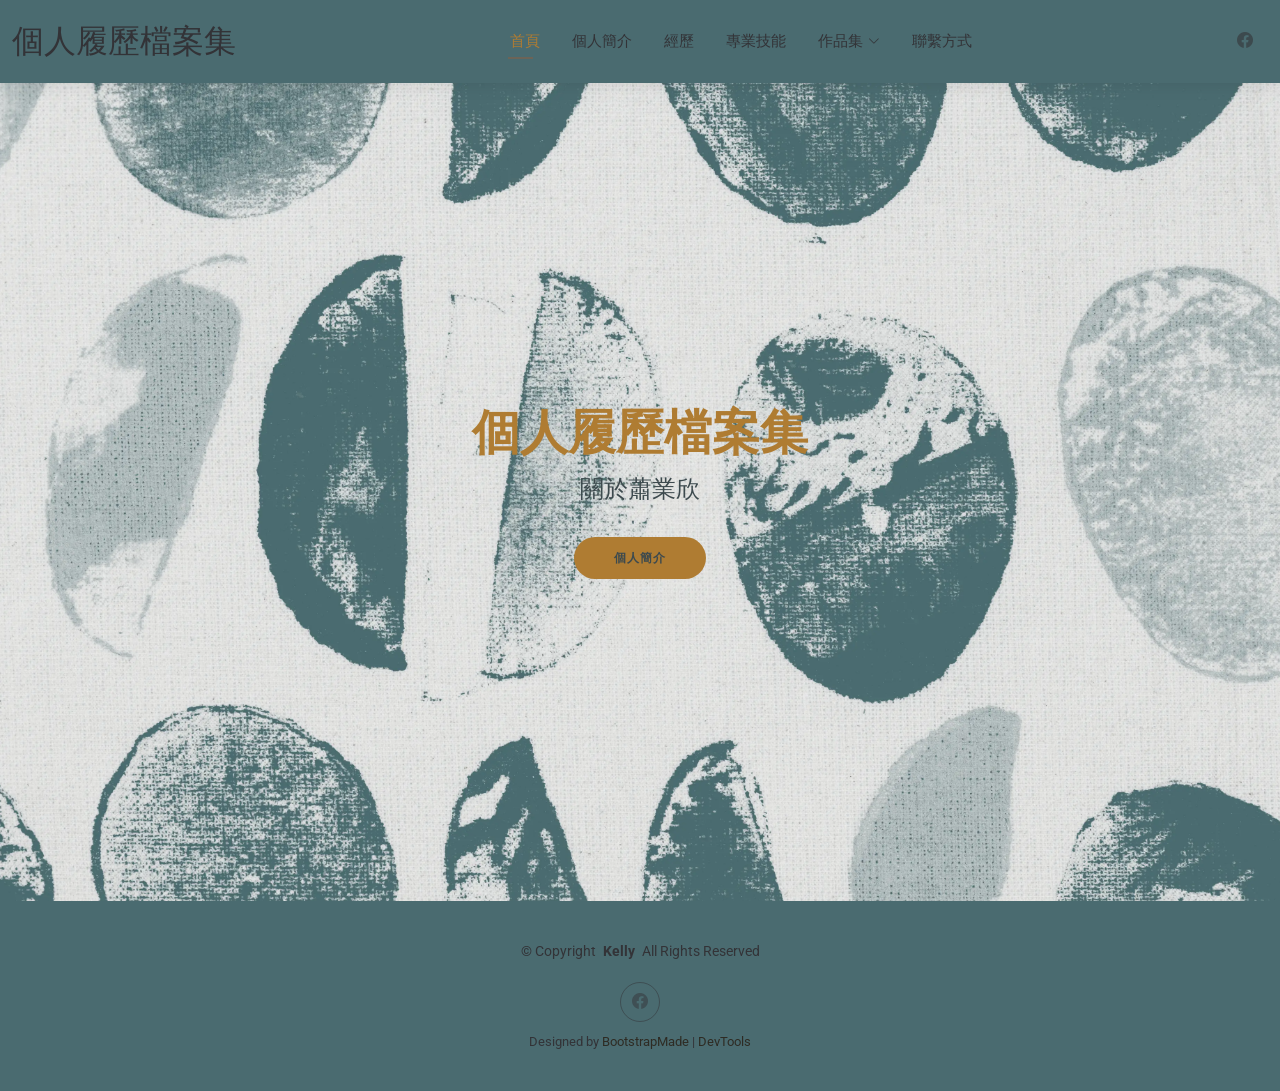
<file: index.html>
<!DOCTYPE html>
<html lang="zh-Hant">

<head>
  <meta charset="utf-8">
  <meta content="width=device-width, initial-scale=1.0" name="viewport">
  <title>個人履歷檔案集</title>
  <meta name="description" content="">
  <meta name="keywords" content="">

  <!-- Favicons -->
  <link href="assets/img/favicon.png" rel="icon">
  <link href="assets/img/apple-touch-icon.png" rel="apple-touch-icon">

  <!-- Fonts -->
  <link href="https://fonts.googleapis.com" rel="preconnect">
  <link href="https://fonts.gstatic.com" rel="preconnect" crossorigin>
  <link href="https://fonts.googleapis.com/css2?family=Roboto:ital,wght@0,100;0,300;0,400;0,500;0,700;0,900;1,100;1,300;1,400;1,500;1,700;1,900&family=Poppins:ital,wght@0,100;0,200;0,300;0,400;0,500;0,600;0,700;0,800;0,900;1,100;1,200;1,300;1,400;1,500;1,600;1,700;1,800;1,900&family=Raleway:ital,wght@0,100;0,200;0,300;0,400;0,500;0,600;0,700;0,800;0,900;1,100;1,200;1,300;1,400;1,500;1,600;1,700;1,800;1,900&display=swap" rel="stylesheet">

  <!-- Vendor CSS Files -->
  <link href="assets/vendor/bootstrap/css/bootstrap.min.css" rel="stylesheet">
  <link href="assets/vendor/bootstrap-icons/bootstrap-icons.css" rel="stylesheet">
  <link href="assets/vendor/aos/aos.css" rel="stylesheet">
  <link href="assets/vendor/swiper/swiper-bundle.min.css" rel="stylesheet">
  <link href="assets/vendor/glightbox/css/glightbox.min.css" rel="stylesheet">

  <!-- Main CSS File -->
  <link href="assets/css/main.css" rel="stylesheet">

  <!-- =======================================================
  * Template Name: Kelly
  * Template URL: https://bootstrapmade.com/kelly-free-bootstrap-cv-resume-html-template/
  * Updated: Aug 07 2024 with Bootstrap v5.3.3
  * Author: BootstrapMade.com
  * License: https://bootstrapmade.com/license/
  ======================================================== -->
</head>

<body class="index-page">

 <header id="header" class="header d-flex align-items-center light-background sticky-top">
    <div class="container-fluid position-relative d-flex align-items-center justify-content-between">

      <a href="index.html" class="logo d-flex align-items-center me-auto me-xl-0">
        <!-- Uncomment the line below if you also wish to use an image logo -->
        <!-- <img src="assets/img/logo.png" alt=""> -->
        <h1 class="sitename">個人履歷檔案集</h1>
      </a>

      <nav id="navmenu" class="navmenu">
        <ul>
          <li><a href="index.html" class="active">首頁</a></li>
          <li><a href="about.html">個人簡介</a></li>
          <li><a href="resume.html">經歷</a></li>
          <li><a href="services.html">專業技能</a></li>
          <li class="dropdown">
            <a href="#"><span>作品集</span> <i class="bi bi-chevron-down toggle-dropdown"></i></a>
            <ul>
              <li><a href="portfolio.html">生活紀錄</a></li>
              <!--<li><a href="#">Dropdown 1</a></li>
              <li class="dropdown"><a href="#"><span>Deep Dropdown</span> <i class="bi bi-chevron-down toggle-dropdown"></i></a>
                <ul>
                  <li><a href="#">Deep Dropdown 1</a></li>
                  <li><a href="#">Deep Dropdown 2</a></li>
                </ul>
              </li>
              <li><a href="#">Dropdown 2</a></li>-->
            </ul>
          </li>
          <li><a href="contact.html">聯繫方式</a></li>
        </ul>
        <i class="mobile-nav-toggle d-xl-none bi bi-list"></i>
      </nav>

      <div class="header-social-links">
        <a href="https://www.facebook.com/xiao.ye.xin?mibextid=wwXIfr&mibextid=wwXIfr" class="facebook" target="_blank"><i class="bi bi-facebook"></i></a>
      </div>

    </div>
  </header>
  <main class="main">

    <!-- Hero Section -->
    <section id="hero" class="hero section">

      <img src="assets/img/hero-bg.webp" alt="" data-aos="fade-in">

      <div class="container text-center" data-aos="zoom-out" data-aos-delay="100">
        <div class="row justify-content-center">
          <div class="col-lg-8">
            <h2><font style="color: #af7c32;">個人履歷檔案集</font></h2>
            <p>關於蕭業欣</p>
            <a href="about.html" class="btn-get-started">個人簡介</a>
          </div>
        </div>
      </div>

    </section><!-- /Hero Section -->

  </main>

  <footer id="footer" class="footer light-background">

    <div class="container">
      <div class="copyright text-center ">
        <p>© <span>Copyright</span> <strong class="px-1 sitename">Kelly</strong> <span>All Rights Reserved<br></span></p>
      </div>
      <div class="social-links d-flex justify-content-center">
        <a href="https://www.facebook.com/xiao.ye.xin?mibextid=wwXIfr&mibextid=wwXIfr" class="facebook" target="_blank"><i class="bi bi-facebook"></i></a>
      </div>
      <div class="credits">
        <!-- All the links in the footer should remain intact. -->
        <!-- You can delete the links only if you've purchased the pro version. -->
        <!-- Licensing information: https://bootstrapmade.com/license/ -->
        <!-- Purchase the pro version with working PHP/AJAX contact form: [buy-url] -->
        Designed by <a href="https://bootstrapmade.com/">BootstrapMade</a> | <a href="https://bootstrapmade.com/tools/">DevTools</a>
      </div>
    </div>

  </footer>

  <!-- Scroll Top -->
  <a href="#" id="scroll-top" class="scroll-top d-flex align-items-center justify-content-center"><i class="bi bi-arrow-up-short"></i></a>

  <!-- Preloader -->
  <div id="preloader"></div>

  <!-- Vendor JS Files -->
  <script src="assets/vendor/bootstrap/js/bootstrap.bundle.min.js"></script>
  <script src="assets/vendor/php-email-form/validate.js"></script>
  <script src="assets/vendor/aos/aos.js"></script>
  <script src="assets/vendor/waypoints/noframework.waypoints.js"></script>
  <script src="assets/vendor/purecounter/purecounter_vanilla.js"></script>
  <script src="assets/vendor/swiper/swiper-bundle.min.js"></script>
  <script src="assets/vendor/glightbox/js/glightbox.min.js"></script>
  <script src="assets/vendor/imagesloaded/imagesloaded.pkgd.min.js"></script>
  <script src="assets/vendor/isotope-layout/isotope.pkgd.min.js"></script>

  <!-- Main JS File -->
  <script src="assets/js/main.js"></script>

</body>

</html>
</file>
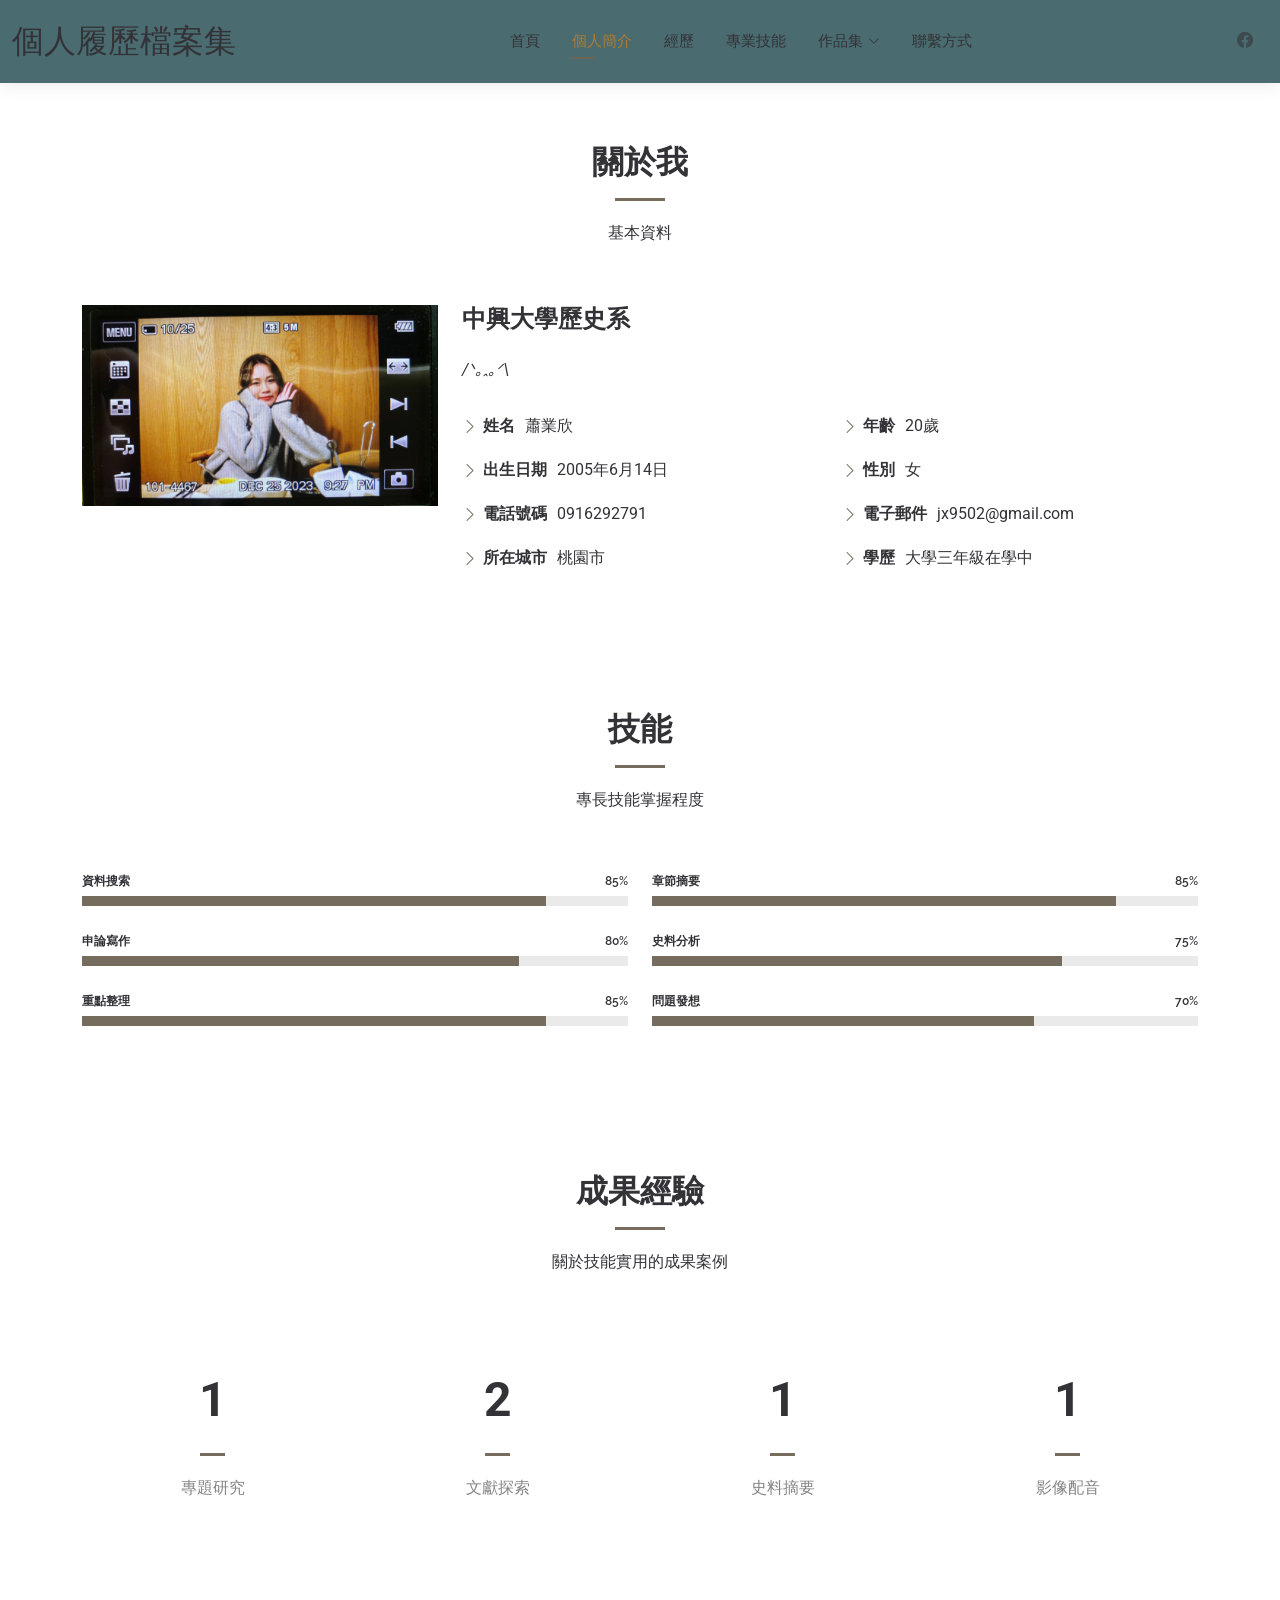
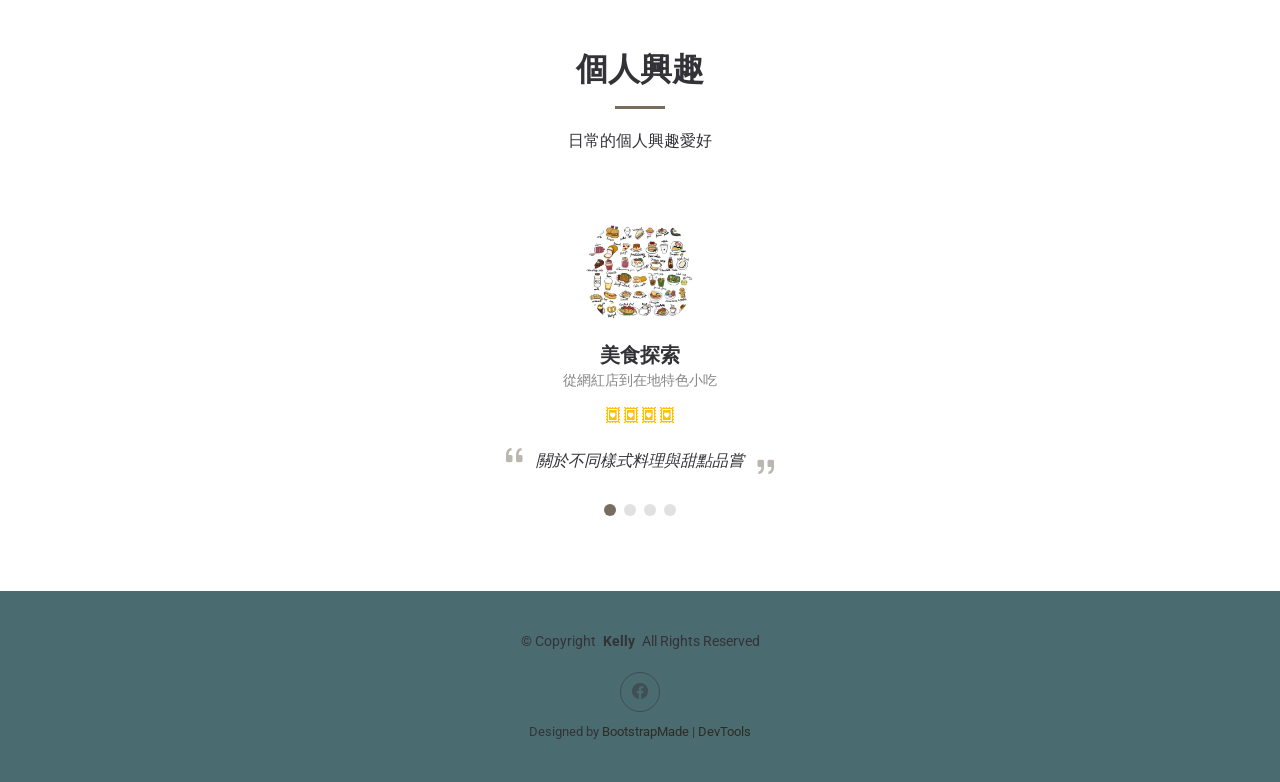
<file: about.html>
<!DOCTYPE html>
<html lang="en">

<head>
  <meta charset="utf-8">
  <meta content="width=device-width, initial-scale=1.0" name="viewport">
  <title>個人簡介-個人履歷檔案集</title>
  <meta name="description" content="">
  <meta name="keywords" content="">

  <!-- Favicons -->
  <link href="assets/img/favicon.png" rel="icon">
  <link href="assets/img/apple-touch-icon.png" rel="apple-touch-icon">

  <!-- Fonts -->
  <link href="https://fonts.googleapis.com" rel="preconnect">
  <link href="https://fonts.gstatic.com" rel="preconnect" crossorigin>
  <link href="https://fonts.googleapis.com/css2?family=Roboto:ital,wght@0,100;0,300;0,400;0,500;0,700;0,900;1,100;1,300;1,400;1,500;1,700;1,900&family=Poppins:ital,wght@0,100;0,200;0,300;0,400;0,500;0,600;0,700;0,800;0,900;1,100;1,200;1,300;1,400;1,500;1,600;1,700;1,800;1,900&family=Raleway:ital,wght@0,100;0,200;0,300;0,400;0,500;0,600;0,700;0,800;0,900;1,100;1,200;1,300;1,400;1,500;1,600;1,700;1,800;1,900&display=swap" rel="stylesheet">

  <!-- Vendor CSS Files -->
  <link href="assets/vendor/bootstrap/css/bootstrap.min.css" rel="stylesheet">
  <link href="assets/vendor/bootstrap-icons/bootstrap-icons.css" rel="stylesheet">
  <link href="assets/vendor/aos/aos.css" rel="stylesheet">
  <link href="assets/vendor/swiper/swiper-bundle.min.css" rel="stylesheet">
  <link href="assets/vendor/glightbox/css/glightbox.min.css" rel="stylesheet">

  <!-- Main CSS File -->
  <link href="assets/css/main.css" rel="stylesheet">

  <!-- =======================================================
  * Template Name: Kelly
  * Template URL: https://bootstrapmade.com/kelly-free-bootstrap-cv-resume-html-template/
  * Updated: Aug 07 2024 with Bootstrap v5.3.3
  * Author: BootstrapMade.com
  * License: https://bootstrapmade.com/license/
  ======================================================== -->
</head>

<body class="about-page">

 <header id="header" class="header d-flex align-items-center light-background sticky-top">
    <div class="container-fluid position-relative d-flex align-items-center justify-content-between">

      <a href="index.html" class="logo d-flex align-items-center me-auto me-xl-0">
        <!-- Uncomment the line below if you also wish to use an image logo -->
        <!-- <img src="assets/img/logo.png" alt=""> -->
        <h1 class="sitename">個人履歷檔案集</h1>
      </a>

      <nav id="navmenu" class="navmenu">
        <ul>
          <li><a href="index.html">首頁</a></li>
          <li><a href="about.html" class="active">個人簡介</a></li>
          <li><a href="resume.html">經歷</a></li>
          <li><a href="services.html">專業技能</a></li>
          <li class="dropdown">
            <a href="#"><span>作品集</span> <i class="bi bi-chevron-down toggle-dropdown"></i></a>
            <ul>
              <li><a href="portfolio.html">生活紀錄</a></li>
              <!--<li><a href="#">Dropdown 1</a></li>
              <li class="dropdown"><a href="#"><span>Deep Dropdown</span> <i class="bi bi-chevron-down toggle-dropdown"></i></a>
                <ul>
                  <li><a href="#">Deep Dropdown 1</a></li>
                  <li><a href="#">Deep Dropdown 2</a></li>
                </ul>
              </li>
              <li><a href="#">Dropdown 2</a></li>-->
            </ul>
          </li>
          <li><a href="contact.html">聯繫方式</a></li>
        </ul>
        <i class="mobile-nav-toggle d-xl-none bi bi-list"></i>
      </nav>

      <div class="header-social-links">
        <a href="https://www.facebook.com/xiao.ye.xin?mibextid=wwXIfr&mibextid=wwXIfr" class="facebook" target="_blank"><i class="bi bi-facebook"></i></a>
      </div>

    </div>
  </header>

  <main class="main">

    <!-- About Section -->
    <section id="about" class="about section">

      <!-- Section Title -->
      <div class="container section-title" data-aos="fade-up">
        <h2>關於我</h2>
        <p>基本資料</p>
      </div><!-- End Section Title -->

      <div class="container" data-aos="fade-up" data-aos-delay="100">

        <div class="row gy-4 justify-content-center">
          <div class="col-lg-4">
            <img src="assets/img/profile-img.webp" class="img-fluid" alt="">
          </div>
          <div class="col-lg-8 content">
            <h2>中興大學歷史系</h2>
            <p class="fst-italic py-3">
              /ᐠ｡ꞈ｡ᐟ\
            </p>
            <div class="row">
              <div class="col-lg-6">
                <ul>
                  <li><i class="bi bi-chevron-right"></i> <strong>姓名</strong> <span>蕭業欣</span></li>
                  <li><i class="bi bi-chevron-right"></i> <strong>出生日期</strong> <span>2005年6月14日</span></li>
                  <li><i class="bi bi-chevron-right"></i> <strong>電話號碼</strong> <span>0916292791</span></li>
                  <li><i class="bi bi-chevron-right"></i> <strong>所在城市</strong> <span>桃園市</span></li>
                </ul>
              </div>
              <div class="col-lg-6">
                <ul>
                  <li><i class="bi bi-chevron-right"></i> <strong>年齡</strong> <span>20歲</span></li>
                  <li><i class="bi bi-chevron-right"></i> <strong>性別</strong> <span>女</span></li>
                  <li><i class="bi bi-chevron-right"></i> <strong>電子郵件</strong> <span>jx9502@gmail.com</span></li>
                  <li><i class="bi bi-chevron-right"></i> <strong>學歷</strong> <span>大學三年級在學中</span></li>
                </ul>
              </div>
            </div>
            <!--<p class="py-3">
              Officiis eligendi itaque labore et dolorum mollitia officiis optio vero. Quisquam sunt adipisci omnis et ut. Nulla accusantium dolor incidunt officia tempore. Et eius omnis.
              Cupiditate ut dicta maxime officiis quidem quia. Sed et consectetur qui quia repellendus itaque neque.
            </p>-->
          </div>
        </div>

      </div>

    </section><!-- /About Section -->

    <!-- Skills Section -->
    <section id="skills" class="skills section">

      <!-- Section Title -->
      <div class="container section-title" data-aos="fade-up">
        <h2>技能</h2>
        <p>專長技能掌握程度</p>
      </div><!-- End Section Title -->

      <div class="container" data-aos="fade-up" data-aos-delay="100">

        <div class="row skills-content skills-animation">

          <div class="col-lg-6">

            <div class="progress">
              <span class="skill"><span>資料搜索</span> <i class="val">85%</i></span>
              <div class="progress-bar-wrap">
                <div class="progress-bar" role="progressbar" aria-valuenow="85" aria-valuemin="0" aria-valuemax="100"></div>
              </div>
            </div><!-- End Skills Item -->

            <div class="progress">
              <span class="skill"><span>申論寫作</span> <i class="val">80%</i></span>
              <div class="progress-bar-wrap">
                <div class="progress-bar" role="progressbar" aria-valuenow="80" aria-valuemin="0" aria-valuemax="100"></div>
              </div>
            </div><!-- End Skills Item -->

            <div class="progress">
              <span class="skill"><span>重點整理</span> <i class="val">85%</i></span>
              <div class="progress-bar-wrap">
                <div class="progress-bar" role="progressbar" aria-valuenow="85" aria-valuemin="0" aria-valuemax="100"></div>
              </div>
            </div><!-- End Skills Item -->

          </div>

          <div class="col-lg-6">

            <div class="progress">
              <span class="skill"><span>章節摘要</span> <i class="val">85%</i></span>
              <div class="progress-bar-wrap">
                <div class="progress-bar" role="progressbar" aria-valuenow="85" aria-valuemin="0" aria-valuemax="100"></div>
              </div>
            </div><!-- End Skills Item -->

            <div class="progress">
              <span class="skill"><span>史料分析</span> <i class="val">75%</i></span>
              <div class="progress-bar-wrap">
                <div class="progress-bar" role="progressbar" aria-valuenow="75" aria-valuemin="0" aria-valuemax="100"></div>
              </div>
            </div><!-- End Skills Item -->

            <div class="progress">
              <span class="skill"><span>問題發想</span> <i class="val">70%</i></span>
              <div class="progress-bar-wrap">
                <div class="progress-bar" role="progressbar" aria-valuenow="70" aria-valuemin="0" aria-valuemax="100"></div>
              </div>
            </div><!-- End Skills Item -->

          </div>

        </div>

      </div>

    </section><!-- /Skills Section -->

    <!-- Stats Section -->
    <section id="stats" class="stats section">

      <!-- Section Title -->
      <div class="container section-title" data-aos="fade-up">
        <h2>成果經驗</h2>
        <p>關於技能實用的成果案例</p>
      </div><!-- End Section Title -->

      <div class="container" data-aos="fade-up" data-aos-delay="100">

        <div class="row gy-4">

          <div class="col-lg-3 col-md-6">
            <div class="stats-item text-center w-100 h-100">
              <span data-purecounter-start="0" data-purecounter-end="4" data-purecounter-duration="1" class="purecounter"></span>
              <p>專題研究</p>
            </div>
          </div><!-- End Stats Item -->

          <div class="col-lg-3 col-md-6">
            <div class="stats-item text-center w-100 h-100">
              <span data-purecounter-start="0" data-purecounter-end="4" data-purecounter-duration="1" class="purecounter"></span>
              <p>文獻探索</p>
            </div>
          </div><!-- End Stats Item -->

          <div class="col-lg-3 col-md-6">
            <div class="stats-item text-center w-100 h-100">
              <span data-purecounter-start="0" data-purecounter-end="3" data-purecounter-duration="1" class="purecounter"></span>
              <p>史料摘要</p>
            </div>
          </div><!-- End Stats Item -->

          <div class="col-lg-3 col-md-6">
            <div class="stats-item text-center w-100 h-100">
              <span data-purecounter-start="0" data-purecounter-end="2" data-purecounter-duration="1" class="purecounter"></span>
              <p>影像配音</p>
            </div>
          </div><!-- End Stats Item -->

        </div>

      </div>

    </section><!-- /Stats Section -->

    <!-- Testimonials Section -->
    <section id="testimonials" class="testimonials section">

      <!-- Section Title -->
      <div class="container section-title" data-aos="fade-up">
        <h2>個人興趣</h2>
        <p>日常的個人興趣愛好</p>
      </div><!-- End Section Title -->

      <div class="container" data-aos="fade-up" data-aos-delay="100">

        <div class="swiper init-swiper">
          <script type="application/json" class="swiper-config">
            {
              "loop": true,
              "speed": 600,
              "autoplay": {
                "delay": 5000
              },
              "slidesPerView": "auto",
              "pagination": {
                "el": ".swiper-pagination",
                "type": "bullets",
                "clickable": true
              }
            }
          </script>
          <div class="swiper-wrapper">

            <div class="swiper-slide">
              <div class="testimonial-item">
                <img src="assets/img/testimonials/testimonials-1.webp" class="testimonial-img" alt="">
                <h3>美食探索</h3>
                <h4>從網紅店到在地特色小吃</h4>
                <div class="stars">
                  <i class="bi bi-postage-heart-fill"></i><i class="bi bi-postage-heart-fill"></i><i class="bi bi-postage-heart-fill"></i><i class="bi bi-postage-heart-fill"></i>
                </div>
                <p>
                  <i class="bi bi-quote quote-icon-left"></i>
                  <span>關於不同樣式料理與甜點品嘗</span>
                  <i class="bi bi-quote quote-icon-right"></i>
                </p>
              </div>
            </div><!-- End testimonial item -->

            <div class="swiper-slide">
              <div class="testimonial-item">
                <img src="assets/img/testimonials/testimonials-2.webp" class="testimonial-img" alt="">
                <h3>展覽欣賞</h3>
                <h4>畫作與歷史等藝文活動</h4>
                <div class="stars">
                  <i class="bi bi-postage-heart-fill"></i><i class="bi bi-postage-heart-fill"></i><i class="bi bi-postage-heart-fill"></i>
                </div>
                <p>
                  <i class="bi bi-quote quote-icon-left"></i>
                  <span>藉由欣賞展覽進入不同空間與文化體驗</span>
                  <i class="bi bi-quote quote-icon-right"></i>
                </p>
              </div>
            </div><!-- End testimonial item -->

            <div class="swiper-slide">
              <div class="testimonial-item">
                <img src="assets/img/testimonials/testimonials-3.webp" class="testimonial-img" alt="">
                <h3>觀賞演出</h3>
                <h4>電影、演唱會與音樂劇觀賞</h4>
                <div class="stars">
                  <i class="bi bi-postage-heart-fill"></i><i class="bi bi-postage-heart-fill"></i><i class="bi bi-postage-heart-fill"></i><i class="bi bi-postage-heart-fill"></i>
                </div>
                <p>
                  <i class="bi bi-quote quote-icon-left"></i>
                  <span>感受音樂的氛圍與震撼</span>
                  <i class="bi bi-quote quote-icon-right"></i>
                </p>
              </div>
            </div><!-- End testimonial item -->

            <div class="swiper-slide">
              <div class="testimonial-item">
                <img src="assets/img/testimonials/testimonials-4.webp" class="testimonial-img" alt="">
                <h3>體育賽事</h3>
                <h4>感受賽事的情緒起伏與策略運用</h4>
                <div class="stars">
                  <i class="bi bi-postage-heart-fill"></i><i class="bi bi-postage-heart-fill"></i><i class="bi bi-postage-heart-fill"></i><i class="bi bi-postage-heart-fill"></i><i class="bi bi-postage-heart-fill"></i>
                </div>
                <p>
                  <i class="bi bi-quote quote-icon-left"></i>
                  <span>在觀看賽事中理解策略運用分析及勝利或失敗的感知</span>
                  <i class="bi bi-quote quote-icon-right"></i>
                </p>
              </div>
            </div><!-- End testimonial item -->

          </div>
          <div class="swiper-pagination"></div>
        </div>

      </div>

    </section><!-- /Testimonials Section -->

  </main>

  <footer id="footer" class="footer light-background">

    <div class="container">
      <div class="copyright text-center ">
        <p>© <span>Copyright</span> <strong class="px-1 sitename">Kelly</strong> <span>All Rights Reserved<br></span></p>
      </div>
      <div class="social-links d-flex justify-content-center">
        <a href="https://www.facebook.com/xiao.ye.xin?mibextid=wwXIfr&mibextid=wwXIfr" class="facebook" target="_blank"><i class="bi bi-facebook"></i></a>
      </div>
      <div class="credits">
        <!-- All the links in the footer should remain intact. -->
        <!-- You can delete the links only if you've purchased the pro version. -->
        <!-- Licensing information: https://bootstrapmade.com/license/ -->
        <!-- Purchase the pro version with working PHP/AJAX contact form: [buy-url] -->
        Designed by <a href="https://bootstrapmade.com/">BootstrapMade</a> | <a href="https://bootstrapmade.com/tools/">DevTools</a>
      </div>
    </div>

  </footer>

  <!-- Scroll Top -->
  <a href="#" id="scroll-top" class="scroll-top d-flex align-items-center justify-content-center"><i class="bi bi-arrow-up-short"></i></a>

  <!-- Preloader -->
  <div id="preloader"></div>

  <!-- Vendor JS Files -->
  <script src="assets/vendor/bootstrap/js/bootstrap.bundle.min.js"></script>
  <script src="assets/vendor/php-email-form/validate.js"></script>
  <script src="assets/vendor/aos/aos.js"></script>
  <script src="assets/vendor/waypoints/noframework.waypoints.js"></script>
  <script src="assets/vendor/purecounter/purecounter_vanilla.js"></script>
  <script src="assets/vendor/swiper/swiper-bundle.min.js"></script>
  <script src="assets/vendor/glightbox/js/glightbox.min.js"></script>
  <script src="assets/vendor/imagesloaded/imagesloaded.pkgd.min.js"></script>
  <script src="assets/vendor/isotope-layout/isotope.pkgd.min.js"></script>

  <!-- Main JS File -->
  <script src="assets/js/main.js"></script>

</body>

</html>
</file>
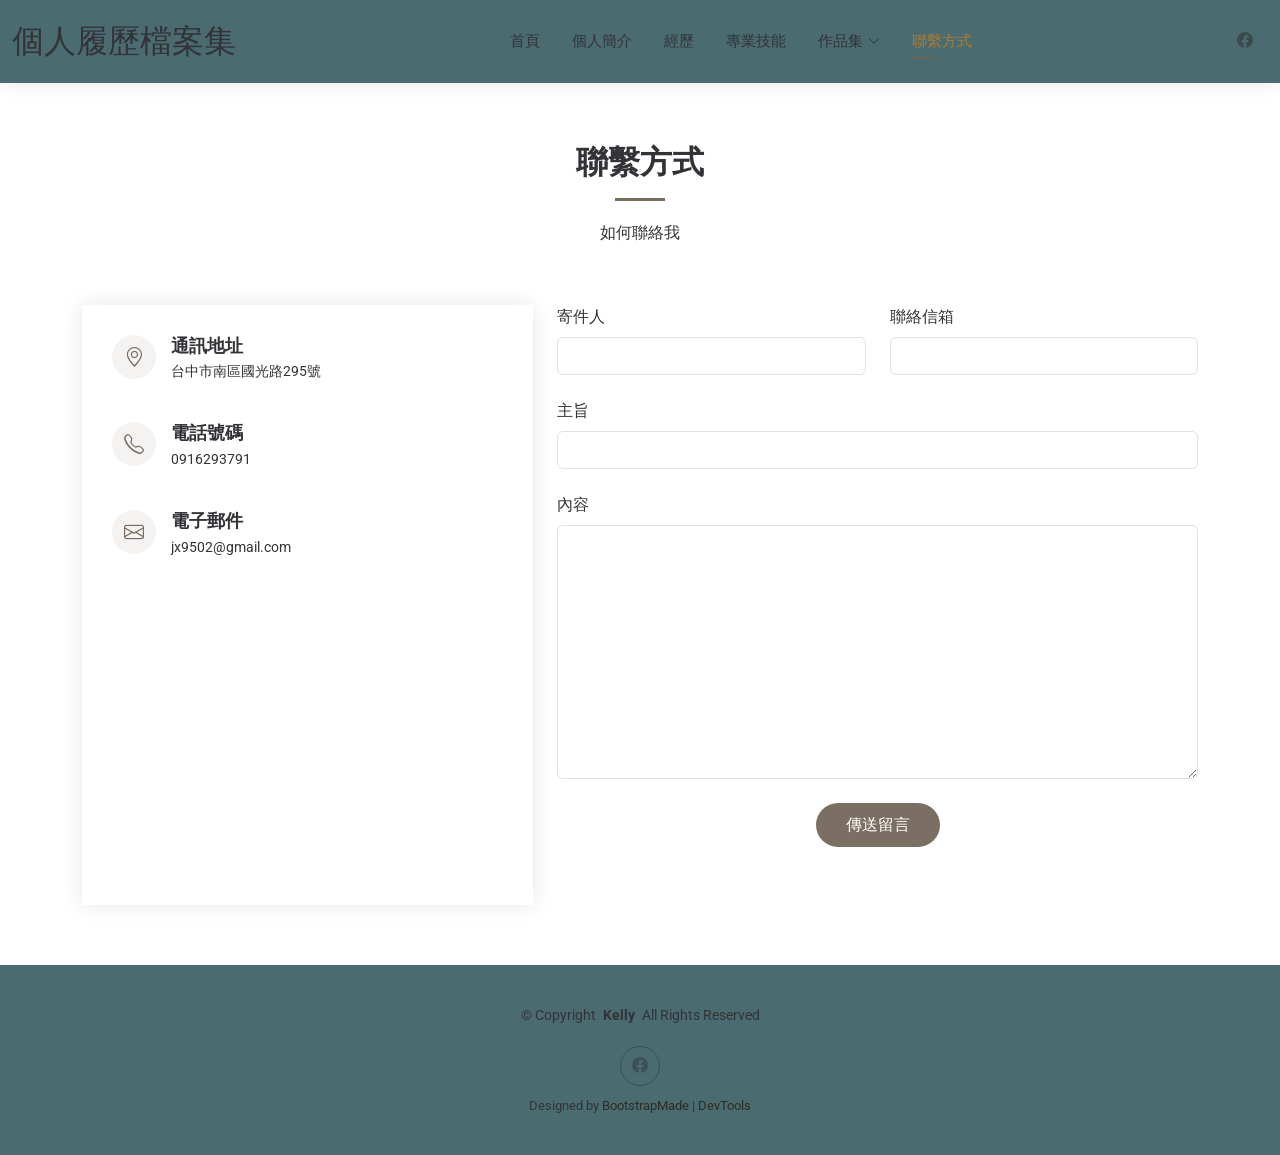
<file: contact.html>
<!DOCTYPE html>
<html lang="en">

<head>
  <meta charset="utf-8">
  <meta content="width=device-width, initial-scale=1.0" name="viewport">
  <title>聯繫方式-個人履歷檔案集</title>
  <meta name="description" content="">
  <meta name="keywords" content="">

  <!-- Favicons -->
  <link href="assets/img/favicon.png" rel="icon">
  <link href="assets/img/apple-touch-icon.png" rel="apple-touch-icon">

  <!-- Fonts -->
  <link href="https://fonts.googleapis.com" rel="preconnect">
  <link href="https://fonts.gstatic.com" rel="preconnect" crossorigin>
  <link href="https://fonts.googleapis.com/css2?family=Roboto:ital,wght@0,100;0,300;0,400;0,500;0,700;0,900;1,100;1,300;1,400;1,500;1,700;1,900&family=Poppins:ital,wght@0,100;0,200;0,300;0,400;0,500;0,600;0,700;0,800;0,900;1,100;1,200;1,300;1,400;1,500;1,600;1,700;1,800;1,900&family=Raleway:ital,wght@0,100;0,200;0,300;0,400;0,500;0,600;0,700;0,800;0,900;1,100;1,200;1,300;1,400;1,500;1,600;1,700;1,800;1,900&display=swap" rel="stylesheet">

  <!-- Vendor CSS Files -->
  <link href="assets/vendor/bootstrap/css/bootstrap.min.css" rel="stylesheet">
  <link href="assets/vendor/bootstrap-icons/bootstrap-icons.css" rel="stylesheet">
  <link href="assets/vendor/aos/aos.css" rel="stylesheet">
  <link href="assets/vendor/swiper/swiper-bundle.min.css" rel="stylesheet">
  <link href="assets/vendor/glightbox/css/glightbox.min.css" rel="stylesheet">

  <!-- Main CSS File -->
  <link href="assets/css/main.css" rel="stylesheet">

  <!-- =======================================================
  * Template Name: Kelly
  * Template URL: https://bootstrapmade.com/kelly-free-bootstrap-cv-resume-html-template/
  * Updated: Aug 07 2024 with Bootstrap v5.3.3
  * Author: BootstrapMade.com
  * License: https://bootstrapmade.com/license/
  ======================================================== -->
</head>

<body class="contact-page">

<header id="header" class="header d-flex align-items-center light-background sticky-top">
    <div class="container-fluid position-relative d-flex align-items-center justify-content-between">

      <a href="index.html" class="logo d-flex align-items-center me-auto me-xl-0">
        <!-- Uncomment the line below if you also wish to use an image logo -->
        <!-- <img src="assets/img/logo.png" alt=""> -->
        <h1 class="sitename">個人履歷檔案集</h1>
      </a>

      <nav id="navmenu" class="navmenu">
        <ul>
          <li><a href="index.html">首頁</a></li>
          <li><a href="about.html">個人簡介</a></li>
          <li><a href="resume.html">經歷</a></li>
          <li><a href="services.html">專業技能</a></li>
          <li class="dropdown">
            <a href="#"><span>作品集</span> <i class="bi bi-chevron-down toggle-dropdown"></i></a>
            <ul>
              <li><a href="portfolio.html">生活紀錄</a></li>
              <!--<li><a href="#">Dropdown 1</a></li>
              <li class="dropdown"><a href="#"><span>Deep Dropdown</span> <i class="bi bi-chevron-down toggle-dropdown"></i></a>
                <ul>
                  <li><a href="#">Deep Dropdown 1</a></li>
                  <li><a href="#">Deep Dropdown 2</a></li>
                </ul>
              </li>
              <li><a href="#">Dropdown 2</a></li>-->
            </ul>
          </li>
          <li><a href="contact.html" class="active">聯繫方式</a></li>
        </ul>
        <i class="mobile-nav-toggle d-xl-none bi bi-list"></i>
      </nav>

      <div class="header-social-links">
        <a href="https://www.facebook.com/xiao.ye.xin?mibextid=wwXIfr&mibextid=wwXIfr" class="facebook" target="_blank"><i class="bi bi-facebook"></i></a>
      </div>

    </div>
  </header>
  <main class="main">

    <!-- Contact Section -->
    <section id="contact" class="contact section">

      <!-- Section Title -->
      <div class="container section-title" data-aos="fade-up">
        <h2>聯繫方式</h2>
        <p>如何聯絡我</p>
      </div><!-- End Section Title -->

      <div class="container" data-aos="fade-up" data-aos-delay="100">

        <div class="row gy-4">

          <div class="col-lg-5">

            <div class="info-wrap">
              <div class="info-item d-flex" data-aos="fade-up" data-aos-delay="200">
                <i class="bi bi-geo-alt flex-shrink-0"></i>
                <div>
                  <h3>通訊地址</h3>
                  <p>台中市南區國光路295號</p>
                </div>
              </div><!-- End Info Item -->

              <div class="info-item d-flex" data-aos="fade-up" data-aos-delay="300">
                <i class="bi bi-telephone flex-shrink-0"></i>
                <div>
                  <h3>電話號碼</h3>
                  <p>0916293791</p>
                </div>
              </div><!-- End Info Item -->

              <div class="info-item d-flex" data-aos="fade-up" data-aos-delay="400">
                <i class="bi bi-envelope flex-shrink-0"></i>
                <div>
                  <h3>電子郵件</h3>
                  <p>jx9502@gmail.com</p>
                </div>
              </div><!-- End Info Item -->

              <iframe src="https://www.google.com/maps/embed?pb=!1m18!1m12!1m3!1d3641.372393144773!2d120.67275107603079!3d24.123556874347006!2m3!1f0!2f0!3f0!3m2!1i1024!2i768!4f13.1!3m3!1m2!1s0x34693d02166879e3%3A0x2642181970d71245!2z5ZyL56uL5Lit6IiI5aSn5a245Lq65paH5aSn5qiT!5e0!3m2!1szh-TW!2stw!4v1780362908151!5m2!1szh-TW!2stw" frameborder="0" style="border:0; width: 100%; height: 270px;" allowfullscreen="" loading="lazy" referrerpolicy="no-referrer-when-downgrade"></iframe>
              </div>
          </div>

          <div class="col-lg-7">
            <form id="google-contact-form" action="https://script.google.com/macros/s/AKfycbxGdLPRToXXYVrqOUK8c0bnAoXoL2HUC0pMG35m35o9rzZH9p-FIzCrWJavmE4khqUClg/exec" method="post" data-aos="fade-up" data-aos-delay="200">
              <div class="row gy-4">

                <div class="col-md-6">
                  <label for="name-field" class="pb-2">寄件人</label>
                  <input type="text" name="name" id="name-field" class="form-control" required="">
                </div>

                <div class="col-md-6">
                  <label for="email-field" class="pb-2">聯絡信箱</label>
                  <input type="email" class="form-control" name="email" id="email-field" required="">
                </div>

                <div class="col-md-12">
                  <label for="subject-field" class="pb-2">主旨</label>
                  <input type="text" class="form-control" name="subject" id="subject-field" required="">
                </div>

                <div class="col-md-12">
                  <label for="message-field" class="pb-2">內容</label>
                  <textarea class="form-control" name="message" rows="10" id="message-field" required=""></textarea>
                </div>

                <div class="col-md-12 text-center">
                  <!-- 提示訊息區塊：預設全部使用行內樣式隱藏，避免干擾 -->
                  <div class="loading" style="display: none;">正在傳送中...</div>
                  <div class="error-message" style="display: none;"></div>
                  <div class="sent-message" style="display: none;">已收到您的留言，請等待回覆。</div>
    
                  <!-- 按鈕：維持在原本的 div 內，不要亂動它的位置 -->
                  <button type="submit">傳送留言</button>
                </div>

              </div>
            </form>
          </div><!-- End Contact Form -->

        </div>

      </div>

    </section><!-- /Contact Section -->

  </main>

  <footer id="footer" class="footer light-background">

    <div class="container">
      <div class="copyright text-center ">
        <p>© <span>Copyright</span> <strong class="px-1 sitename">Kelly</strong> <span>All Rights Reserved<br></span></p>
      </div>
      <div class="social-links d-flex justify-content-center">
        <a href="https://www.facebook.com/xiao.ye.xin?mibextid=wwXIfr&mibextid=wwXIfr" class="facebook" target="_blank"><i class="bi bi-facebook"></i></a>
      </div>
      <div class="credits">
        <!-- All the links in the footer should remain intact. -->
        <!-- You can delete the links only if you've purchased the pro version. -->
        <!-- Licensing information: https://bootstrapmade.com/license/ -->
        <!-- Purchase the pro version with working PHP/AJAX contact form: [buy-url] -->
        Designed by <a href="https://bootstrapmade.com/">BootstrapMade</a> | <a href="https://bootstrapmade.com/tools/">DevTools</a>
      </div>
    </div>

  </footer>

  <!-- Scroll Top -->
  <a href="#" id="scroll-top" class="scroll-top d-flex align-items-center justify-content-center"><i class="bi bi-arrow-up-short"></i></a>

  <!-- Preloader -->
  <div id="preloader"></div>

  <!-- Vendor JS Files -->
  <script src="assets/vendor/bootstrap/js/bootstrap.bundle.min.js"></script>
  <script src="assets/vendor/php-email-form/validate.js"></script>
  <script src="assets/vendor/aos/aos.js"></script>
  <script src="assets/vendor/waypoints/noframework.waypoints.js"></script>
  <script src="assets/vendor/purecounter/purecounter_vanilla.js"></script>
  <script src="assets/vendor/swiper/swiper-bundle.min.js"></script>
  <script src="assets/vendor/glightbox/js/glightbox.min.js"></script>
  <script src="assets/vendor/imagesloaded/imagesloaded.pkgd.min.js"></script>
  <script src="assets/vendor/isotope-layout/isotope.pkgd.min.js"></script>

  <!-- Main JS File -->
  <script src="assets/js/main.js"></script>
  <script>
    // 【最關鍵：補上這四行】讓 JavaScript 正確抓到您修改後的 HTML 元素
    var form = document.getElementById('google-contact-form');
    var loading = form.querySelector('.loading');
    var errorMessage = form.querySelector('.error-message');
    var sentMessage = form.querySelector('.sent-message');

    // 1. 當表單點擊送出時
    form.addEventListener('submit', function(e) {
    e.preventDefault(); // 阻止頁面重整
    var searchParams = new URLSearchParams(new FormData(form));

    // 顯示 Loading，並確保其他提示先藏起來
    loading.style.display = 'block';
    errorMessage.style.display = 'none';
    sentMessage.style.display = 'none';

    // 2. 發送請求到 Google GAS
    fetch(form.action, {
        method: 'POST',
        body: searchParams,
        headers: {
            'Content-Type': 'application/x-www-form-urlencoded'
        }
    })
    .then(response => response.text())
    .then(data => {
        // 收到回應了，立刻把 Loading 隱藏
        loading.style.display = 'none'; 

        if (data.trim() === 'success') { // 加上 .trim() 預防 GAS 回傳帶有空白
            // 成功：只顯示成功訊息，清空表單
            sentMessage.style.display = 'block';
            errorMessage.style.display = 'none';
            form.reset();
        } else {
            // 失敗：只顯示錯誤訊息
            errorMessage.textContent = '傳送失敗，請稍後再試。錯誤原因：' + data;
            errorMessage.style.display = 'block';
            sentMessage.style.display = 'none';
        }
    })
    .catch(error => {
        // 連線發生錯誤：立刻把 Loading 隱藏
        loading.style.display = 'none';
        sentMessage.style.display = 'none';
        
        // 顯示連線錯誤訊息
        errorMessage.textContent = '連線錯誤：' + error;
        errorMessage.style.display = 'block';
    });
});
</script>

</body>

</html>
</file>
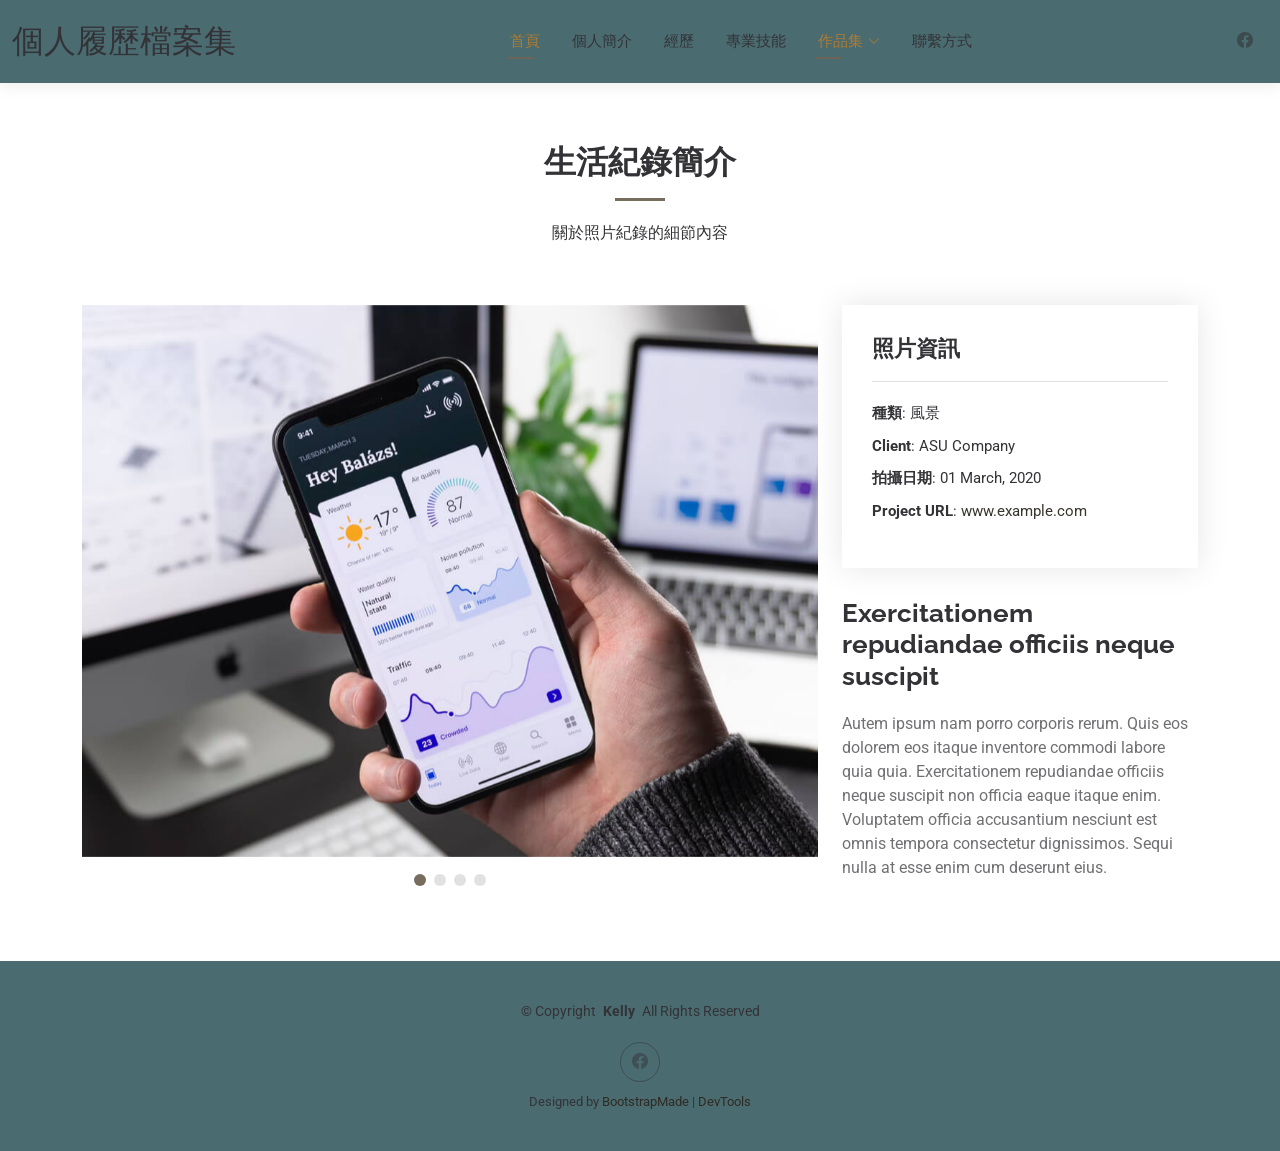
<file: portfolio-details.html>
<!DOCTYPE html>
<html lang="en">

<head>
  <meta charset="utf-8">
  <meta content="width=device-width, initial-scale=1.0" name="viewport">
  <title>照片資訊-個人履歷檔案集</title>
  <meta name="description" content="">
  <meta name="keywords" content="">

  <!-- Favicons -->
  <link href="assets/img/favicon.png" rel="icon">
  <link href="assets/img/apple-touch-icon.png" rel="apple-touch-icon">

  <!-- Fonts -->
  <link href="https://fonts.googleapis.com" rel="preconnect">
  <link href="https://fonts.gstatic.com" rel="preconnect" crossorigin>
  <link href="https://fonts.googleapis.com/css2?family=Roboto:ital,wght@0,100;0,300;0,400;0,500;0,700;0,900;1,100;1,300;1,400;1,500;1,700;1,900&family=Poppins:ital,wght@0,100;0,200;0,300;0,400;0,500;0,600;0,700;0,800;0,900;1,100;1,200;1,300;1,400;1,500;1,600;1,700;1,800;1,900&family=Raleway:ital,wght@0,100;0,200;0,300;0,400;0,500;0,600;0,700;0,800;0,900;1,100;1,200;1,300;1,400;1,500;1,600;1,700;1,800;1,900&display=swap" rel="stylesheet">

  <!-- Vendor CSS Files -->
  <link href="assets/vendor/bootstrap/css/bootstrap.min.css" rel="stylesheet">
  <link href="assets/vendor/bootstrap-icons/bootstrap-icons.css" rel="stylesheet">
  <link href="assets/vendor/aos/aos.css" rel="stylesheet">
  <link href="assets/vendor/swiper/swiper-bundle.min.css" rel="stylesheet">
  <link href="assets/vendor/glightbox/css/glightbox.min.css" rel="stylesheet">

  <!-- Main CSS File -->
  <link href="assets/css/main.css" rel="stylesheet">

  <!-- =======================================================
  * Template Name: Kelly
  * Template URL: https://bootstrapmade.com/kelly-free-bootstrap-cv-resume-html-template/
  * Updated: Aug 07 2024 with Bootstrap v5.3.3
  * Author: BootstrapMade.com
  * License: https://bootstrapmade.com/license/
  ======================================================== -->
</head>

<body class="portfolio-details-page">

 <header id="header" class="header d-flex align-items-center light-background sticky-top">
    <div class="container-fluid position-relative d-flex align-items-center justify-content-between">

      <a href="index.html" class="logo d-flex align-items-center me-auto me-xl-0">
        <!-- Uncomment the line below if you also wish to use an image logo -->
        <!-- <img src="assets/img/logo.png" alt=""> -->
        <h1 class="sitename">個人履歷檔案集</h1>
      </a>

      <nav id="navmenu" class="navmenu">
        <ul>
          <li><a href="index.html" class="active">首頁</a></li>
          <li><a href="about.html">個人簡介</a></li>
          <li><a href="resume.html">經歷</a></li>
          <li><a href="services.html">專業技能</a></li>
          <li class="dropdown">
            <a href="#" class="active"><span>作品集</span> <i class="bi bi-chevron-down toggle-dropdown"></i></a>
            <ul>
              <li><a href="portfolio.html">生活紀錄</a></li>
              <!--<li><a href="#">Dropdown 1</a></li>
              <li class="dropdown"><a href="#"><span>Deep Dropdown</span> <i class="bi bi-chevron-down toggle-dropdown"></i></a>
                <ul>
                  <li><a href="#">Deep Dropdown 1</a></li>
                  <li><a href="#">Deep Dropdown 2</a></li>
                </ul>
              </li>
              <li><a href="#">Dropdown 2</a></li>-->
            </ul>
          </li>
          <li><a href="contact.html">聯繫方式</a></li>
        </ul>
        <i class="mobile-nav-toggle d-xl-none bi bi-list"></i>
      </nav>

      <div class="header-social-links">
        <a href="https://www.facebook.com/xiao.ye.xin?mibextid=wwXIfr&mibextid=wwXIfr" class="facebook" target="_blank"><i class="bi bi-facebook"></i></a>
      </div>

    </div>
  </header>
  <main class="main">

    <!-- Portfolio Details Section -->
    <section id="portfolio-details" class="portfolio-details section">

      <!-- Section Title -->
      <div class="container section-title" data-aos="fade-up">
        <h2>生活紀錄簡介</h2>
        <p>關於照片紀錄的細節內容</p>
      </div><!-- End Section Title -->

      <div class="container" data-aos="fade-up" data-aos-delay="100">

        <div class="row gy-4">

          <div class="col-lg-8">
            <div class="portfolio-details-slider swiper init-swiper">

              <script type="application/json" class="swiper-config">
                {
                  "loop": true,
                  "speed": 600,
                  "autoplay": {
                    "delay": 5000
                  },
                  "slidesPerView": "auto",
                  "pagination": {
                    "el": ".swiper-pagination",
                    "type": "bullets",
                    "clickable": true
                  }
                }
              </script>

              <div class="swiper-wrapper align-items-center">

                <div class="swiper-slide">
                  <img src="assets/img/portfolio/app-1.jpg" alt="">
                </div>

                <div class="swiper-slide">
                  <img src="assets/img/portfolio/product-1.jpg" alt="">
                </div>

                <div class="swiper-slide">
                  <img src="assets/img/portfolio/branding-1.jpg" alt="">
                </div>

                <div class="swiper-slide">
                  <img src="assets/img/portfolio/books-1.jpg" alt="">
                </div>

              </div>
              <div class="swiper-pagination"></div>
            </div>
          </div>

          <div class="col-lg-4">
            <div class="portfolio-info" data-aos="fade-up" data-aos-delay="200">
              <h3>照片資訊</h3>
              <ul>
                <li><strong>種類</strong>: 風景</li>
                <li><strong>Client</strong>: ASU Company</li>
                <li><strong>拍攝日期</strong>: 01 March, 2020</li>
                <li><strong>Project URL</strong>: <a href="#">www.example.com</a></li>
              </ul>
            </div>
            <div class="portfolio-description" data-aos="fade-up" data-aos-delay="300">
              <h2>Exercitationem repudiandae officiis neque suscipit</h2>
              <p>
                Autem ipsum nam porro corporis rerum. Quis eos dolorem eos itaque inventore commodi labore quia quia. Exercitationem repudiandae officiis neque suscipit non officia eaque itaque enim. Voluptatem officia accusantium nesciunt est omnis tempora consectetur dignissimos. Sequi nulla at esse enim cum deserunt eius.
              </p>
            </div>
          </div>

        </div>

      </div>

    </section><!-- /Portfolio Details Section -->

  </main>

  <footer id="footer" class="footer light-background">

    <div class="container">
      <div class="copyright text-center ">
        <p>© <span>Copyright</span> <strong class="px-1 sitename">Kelly</strong> <span>All Rights Reserved<br></span></p>
      </div>
      <div class="social-links d-flex justify-content-center">
        <a href="https://www.facebook.com/xiao.ye.xin?mibextid=wwXIfr&mibextid=wwXIfr" class="facebook" target="_blank"><i class="bi bi-facebook"></i></a>
      </div>
      <div class="credits">
        <!-- All the links in the footer should remain intact. -->
        <!-- You can delete the links only if you've purchased the pro version. -->
        <!-- Licensing information: https://bootstrapmade.com/license/ -->
        <!-- Purchase the pro version with working PHP/AJAX contact form: [buy-url] -->
        Designed by <a href="https://bootstrapmade.com/">BootstrapMade</a> | <a href="https://bootstrapmade.com/tools/">DevTools</a>
      </div>
    </div>

  </footer>

  <!-- Scroll Top -->
  <a href="#" id="scroll-top" class="scroll-top d-flex align-items-center justify-content-center"><i class="bi bi-arrow-up-short"></i></a>

  <!-- Preloader -->
  <div id="preloader"></div>

  <!-- Vendor JS Files -->
  <script src="assets/vendor/bootstrap/js/bootstrap.bundle.min.js"></script>
  <script src="assets/vendor/php-email-form/validate.js"></script>
  <script src="assets/vendor/aos/aos.js"></script>
  <script src="assets/vendor/waypoints/noframework.waypoints.js"></script>
  <script src="assets/vendor/purecounter/purecounter_vanilla.js"></script>
  <script src="assets/vendor/swiper/swiper-bundle.min.js"></script>
  <script src="assets/vendor/glightbox/js/glightbox.min.js"></script>
  <script src="assets/vendor/imagesloaded/imagesloaded.pkgd.min.js"></script>
  <script src="assets/vendor/isotope-layout/isotope.pkgd.min.js"></script>

  <!-- Main JS File -->
  <script src="assets/js/main.js"></script>

</body>

</html>
</file>
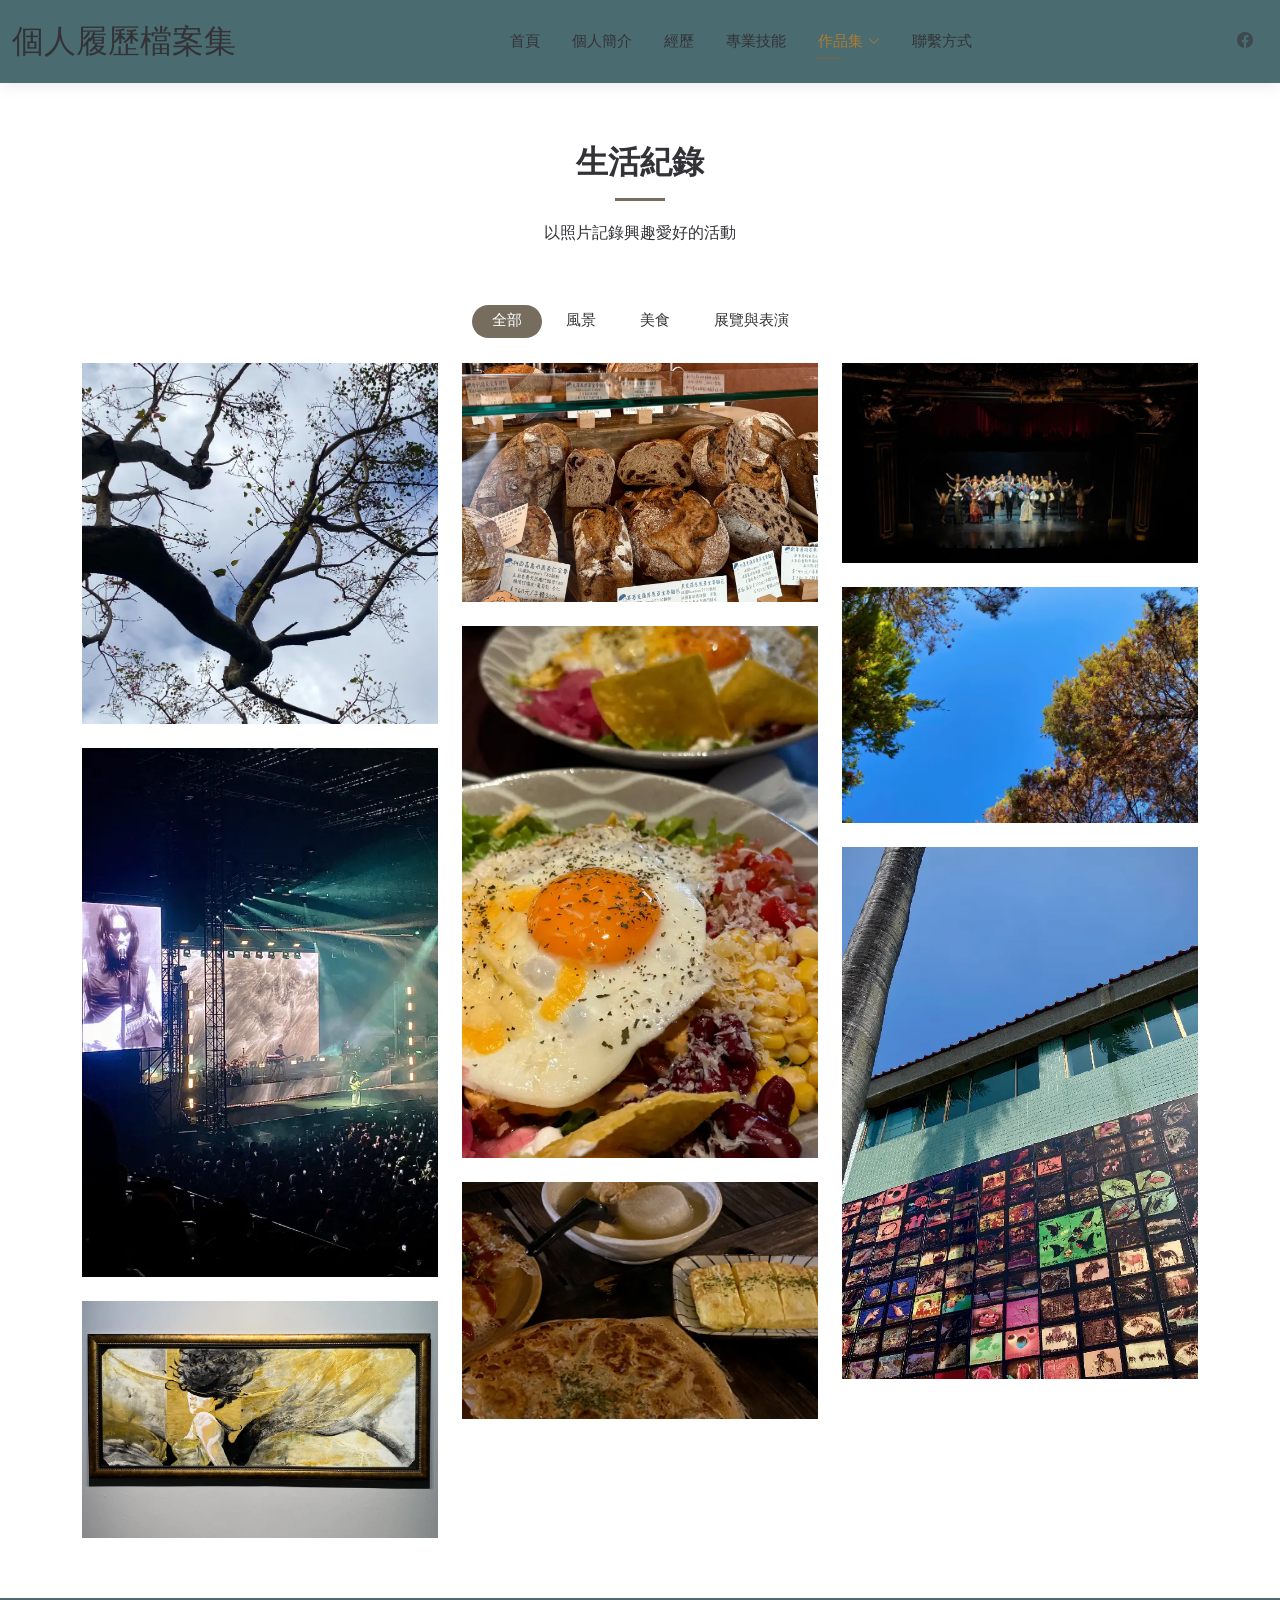
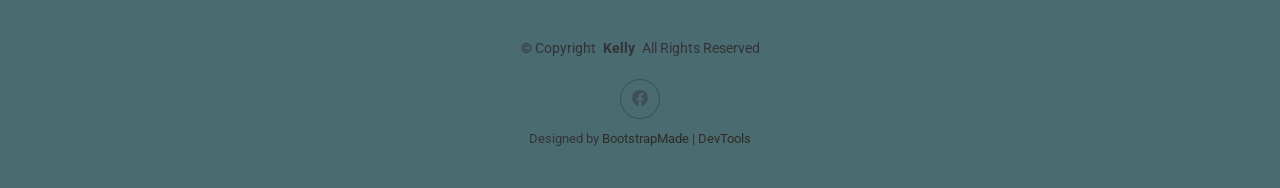
<file: portfolio.html>
<!DOCTYPE html>
<html lang="en">

<head>
  <meta charset="utf-8">
  <meta content="width=device-width, initial-scale=1.0" name="viewport">
  <title>生活記錄-個人履歷檔案集</title>
  <meta name="description" content="">
  <meta name="keywords" content="">

  <!-- Favicons -->
  <link href="assets/img/favicon.png" rel="icon">
  <link href="assets/img/apple-touch-icon.png" rel="apple-touch-icon">

  <!-- Fonts -->
  <link href="https://fonts.googleapis.com" rel="preconnect">
  <link href="https://fonts.gstatic.com" rel="preconnect" crossorigin>
  <link href="https://fonts.googleapis.com/css2?family=Roboto:ital,wght@0,100;0,300;0,400;0,500;0,700;0,900;1,100;1,300;1,400;1,500;1,700;1,900&family=Poppins:ital,wght@0,100;0,200;0,300;0,400;0,500;0,600;0,700;0,800;0,900;1,100;1,200;1,300;1,400;1,500;1,600;1,700;1,800;1,900&family=Raleway:ital,wght@0,100;0,200;0,300;0,400;0,500;0,600;0,700;0,800;0,900;1,100;1,200;1,300;1,400;1,500;1,600;1,700;1,800;1,900&display=swap" rel="stylesheet">

  <!-- Vendor CSS Files -->
  <link href="assets/vendor/bootstrap/css/bootstrap.min.css" rel="stylesheet">
  <link href="assets/vendor/bootstrap-icons/bootstrap-icons.css" rel="stylesheet">
  <link href="assets/vendor/aos/aos.css" rel="stylesheet">
  <link href="assets/vendor/swiper/swiper-bundle.min.css" rel="stylesheet">
  <link href="assets/vendor/glightbox/css/glightbox.min.css" rel="stylesheet">

  <!-- Main CSS File -->
  <link href="assets/css/main.css" rel="stylesheet">

  <!-- =======================================================
  * Template Name: Kelly
  * Template URL: https://bootstrapmade.com/kelly-free-bootstrap-cv-resume-html-template/
  * Updated: Aug 07 2024 with Bootstrap v5.3.3
  * Author: BootstrapMade.com
  * License: https://bootstrapmade.com/license/
  ======================================================== -->
</head>

<body class="portfolio-page">

<header id="header" class="header d-flex align-items-center light-background sticky-top">
    <div class="container-fluid position-relative d-flex align-items-center justify-content-between">

      <a href="index.html" class="logo d-flex align-items-center me-auto me-xl-0">
        <!-- Uncomment the line below if you also wish to use an image logo -->
        <!-- <img src="assets/img/logo.png" alt=""> -->
        <h1 class="sitename">個人履歷檔案集</h1>
      </a>

      <nav id="navmenu" class="navmenu">
        <ul>
          <li><a href="index.html">首頁</a></li>
          <li><a href="about.html">個人簡介</a></li>
          <li><a href="resume.html">經歷</a></li>
          <li><a href="services.html">專業技能</a></li>
          <li class="dropdown">
            <a href="#" class="active"><span>作品集</span> <i class="bi bi-chevron-down toggle-dropdown"></i></a>
            <ul>
              <li><a href="portfolio.html">生活紀錄</a></li>
              <!--<li><a href="#">Dropdown 1</a></li>
              <li class="dropdown"><a href="#"><span>Deep Dropdown</span> <i class="bi bi-chevron-down toggle-dropdown"></i></a>
                <ul>
                  <li><a href="#">Deep Dropdown 1</a></li>
                  <li><a href="#">Deep Dropdown 2</a></li>
                </ul>
              </li>
              <li><a href="#">Dropdown 2</a></li>-->
            </ul>
          </li>
          <li><a href="contact.html">聯繫方式</a></li>
        </ul>
        <i class="mobile-nav-toggle d-xl-none bi bi-list"></i>
      </nav>

      <div class="header-social-links">
        <a href="https://www.facebook.com/xiao.ye.xin?mibextid=wwXIfr&mibextid=wwXIfr" class="facebook" target="_blank"><i class="bi bi-facebook"></i></a>
      </div>

    </div>
  </header>
  <main class="main">

    <!-- Portfolio Section -->
    <section id="portfolio" class="portfolio section">

      <!-- Section Title -->
      <div class="container section-title" data-aos="fade-up">
        <h2>生活紀錄</h2>
        <p>以照片記錄興趣愛好的活動</p>
      </div><!-- End Section Title -->

      <div class="container">

        <div class="isotope-layout" data-default-filter="*" data-layout="masonry" data-sort="original-order">

          <ul class="portfolio-filters isotope-filters" data-aos="fade-up" data-aos-delay="100">
            <li data-filter="*" class="filter-active">全部</li>
            <li data-filter=".filter-app">風景</li>
            <li data-filter=".filter-product">美食</li>
            <li data-filter=".filter-branding">展覽與表演</li>
          </ul><!-- End Portfolio Filters -->

          <div class="row gy-4 isotope-container" data-aos="fade-up" data-aos-delay="200">

            <div class="col-lg-4 col-md-6 portfolio-item isotope-item filter-app">
              <img src="assets/img/masonry-portfolio/masonry-portfolio-1.webp" class="img-fluid" alt="">
              <div class="portfolio-info">
                <h4>風景I</h4>
                <p>樹下的天空</p>
                <a href="assets/img/masonry-portfolio/masonry-portfolio-1.webp" title="App 1" data-gallery="portfolio-gallery-app" class="glightbox preview-link"><i class="bi bi-zoom-in"></i></a>
                <!-- <a href="portfolio-details.html" title="More Details" class="details-link"><i class="bi bi-link-45deg"></i></a> -->
              </div>
            </div><!-- End Portfolio Item -->

            <div class="col-lg-4 col-md-6 portfolio-item isotope-item filter-product">
              <img src="assets/img/masonry-portfolio/masonry-portfolio-2.webp" class="img-fluid" alt="">
              <div class="portfolio-info">
                <h4>美食I</h4>
                <p>各式麵包</p>
                <a href="assets/img/masonry-portfolio/masonry-portfolio-2.webp" title="Product 1" data-gallery="portfolio-gallery-product" class="glightbox preview-link"><i class="bi bi-zoom-in"></i></a>
                <!-- <a href="portfolio-details.html" title="More Details" class="details-link"><i class="bi bi-link-45deg"></i></a> -->
              </div>
            </div><!-- End Portfolio Item -->

            <div class="col-lg-4 col-md-6 portfolio-item isotope-item filter-branding">
              <img src="assets/img/masonry-portfolio/masonry-portfolio-3.webp" class="img-fluid" alt="">
              <div class="portfolio-info">
                <h4>展覽與表演I</h4>
                <p>歌劇魅影</p>
                <a href="assets/img/masonry-portfolio/masonry-portfolio-3.webp" title="Branding 1" data-gallery="portfolio-gallery-branding" class="glightbox preview-link"><i class="bi bi-zoom-in"></i></a>
                <!-- <a href="portfolio-details.html" title="More Details" class="details-link"><i class="bi bi-link-45deg"></i></a> -->
              </div>
            </div><!-- End Portfolio Item -->

            <div class="col-lg-4 col-md-6 portfolio-item isotope-item filter-app">
              <img src="assets/img/masonry-portfolio/masonry-portfolio-4.webp" class="img-fluid" alt="">
              <div class="portfolio-info">
                <h4>風景II</h4>
                <p>落羽松</p>
                <a href="assets/img/masonry-portfolio/masonry-portfolio-4.webp" title="App 2" data-gallery="portfolio-gallery-app" class="glightbox preview-link"><i class="bi bi-zoom-in"></i></a>
                <!-- <a href="portfolio-details.html" title="More Details" class="details-link"><i class="bi bi-link-45deg"></i></a> -->
              </div>
            </div><!-- End Portfolio Item -->

            <div class="col-lg-4 col-md-6 portfolio-item isotope-item filter-product">
              <img src="assets/img/masonry-portfolio/masonry-portfolio-5.webp" class="img-fluid" alt="">
              <div class="portfolio-info">
                <h4>美食II</h4>
                <p>墨西哥塔可飯</p>
                <a href="assets/img/masonry-portfolio/masonry-portfolio-5.webp" title="Product 2" data-gallery="portfolio-gallery-product" class="glightbox preview-link"><i class="bi bi-zoom-in"></i></a>
                <!-- <a href="portfolio-details.html" title="More Details" class="details-link"><i class="bi bi-link-45deg"></i></a> -->
              </div>
            </div><!-- End Portfolio Item -->

            <div class="col-lg-4 col-md-6 portfolio-item isotope-item filter-branding">
              <img src="assets/img/masonry-portfolio/masonry-portfolio-6.webp" class="img-fluid" alt="">
              <div class="portfolio-info">
                <h4>展覽與表演II</h4>
                <p>keshi演唱會</p>
                <a href="assets/img/masonry-portfolio/masonry-portfolio-6.webp" title="Branding 2" data-gallery="portfolio-gallery-branding" class="glightbox preview-link"><i class="bi bi-zoom-in"></i></a>
                <!-- <a href="portfolio-details.html" title="More Details" class="details-link"><i class="bi bi-link-45deg"></i></a> -->
              </div>
            </div><!-- End Portfolio Item -->

            <div class="col-lg-4 col-md-6 portfolio-item isotope-item filter-app">
              <img src="assets/img/masonry-portfolio/masonry-portfolio-7.webp" class="img-fluid" alt="">
              <div class="portfolio-info">
                <h4>風景III</h4>
                <p>郵票牆</p>
                <a href="assets/img/masonry-portfolio/masonry-portfolio-7.webp" title="App 3" data-gallery="portfolio-gallery-product" class="glightbox preview-link"><i class="bi bi-zoom-in"></i></a>
                <!-- <a href="portfolio-details.html" title="More Details" class="details-link"><i class="bi bi-link-45deg"></i></a> -->
              </div>
            </div><!-- End Portfolio Item -->

            <div class="col-lg-4 col-md-6 portfolio-item isotope-item filter-product">
              <img src="assets/img/masonry-portfolio/masonry-portfolio-8.webp" class="img-fluid" alt="">
              <div class="portfolio-info">
                <h4>美食III</h4>
                <p>冰花煎餃、關東煮及玉子燒</p>
                <a href="assets/img/masonry-portfolio/masonry-portfolio-8.webp" title="Product 3" data-gallery="portfolio-gallery-product" class="glightbox preview-link"><i class="bi bi-zoom-in"></i></a>
                <!-- <a href="portfolio-details.html" title="More Details" class="details-link"><i class="bi bi-link-45deg"></i></a> -->
              </div>
            </div><!-- End Portfolio Item -->

            <div class="col-lg-4 col-md-6 portfolio-item isotope-item filter-branding">
              <img src="assets/img/masonry-portfolio/masonry-portfolio-9.webp" class="img-fluid" alt="">
              <div class="portfolio-info">
                <h4>展覽與表演III</h4>
                <p>畫展</p>
                <a href="assets/img/masonry-portfolio/masonry-portfolio-9.webp" title="Branding 2" data-gallery="portfolio-gallery-branding" class="glightbox preview-link"><i class="bi bi-zoom-in"></i></a>
                <!-- <a href="portfolio-details.html" title="More Details" class="details-link"><i class="bi bi-link-45deg"></i></a> -->
              </div>
            </div><!-- End Portfolio Item -->

          </div><!-- End Portfolio Container -->

        </div>

      </div>

    </section><!-- /Portfolio Section -->

  </main>

  <footer id="footer" class="footer light-background">

    <div class="container">
      <div class="copyright text-center ">
        <p>© <span>Copyright</span> <strong class="px-1 sitename">Kelly</strong> <span>All Rights Reserved<br></span></p>
      </div>
      <div class="social-links d-flex justify-content-center">
        <a href="https://www.facebook.com/xiao.ye.xin?mibextid=wwXIfr&mibextid=wwXIfr" class="facebook" target="_blank"><i class="bi bi-facebook"></i></a>
      </div>
      <div class="credits">
        <!-- All the links in the footer should remain intact. -->
        <!-- You can delete the links only if you've purchased the pro version. -->
        <!-- Licensing information: https://bootstrapmade.com/license/ -->
        <!-- Purchase the pro version with working PHP/AJAX contact form: [buy-url] -->
        Designed by <a href="https://bootstrapmade.com/">BootstrapMade</a> | <a href="https://bootstrapmade.com/tools/">DevTools</a>
      </div>
    </div>

  </footer>

  <!-- Scroll Top -->
  <a href="#" id="scroll-top" class="scroll-top d-flex align-items-center justify-content-center"><i class="bi bi-arrow-up-short"></i></a>

  <!-- Preloader -->
  <div id="preloader"></div>

  <!-- Vendor JS Files -->
  <script src="assets/vendor/bootstrap/js/bootstrap.bundle.min.js"></script>
  <script src="assets/vendor/php-email-form/validate.js"></script>
  <script src="assets/vendor/aos/aos.js"></script>
  <script src="assets/vendor/waypoints/noframework.waypoints.js"></script>
  <script src="assets/vendor/purecounter/purecounter_vanilla.js"></script>
  <script src="assets/vendor/swiper/swiper-bundle.min.js"></script>
  <script src="assets/vendor/glightbox/js/glightbox.min.js"></script>
  <script src="assets/vendor/imagesloaded/imagesloaded.pkgd.min.js"></script>
  <script src="assets/vendor/isotope-layout/isotope.pkgd.min.js"></script>

  <!-- Main JS File -->
  <script src="assets/js/main.js"></script>

</body>

</html>
</file>
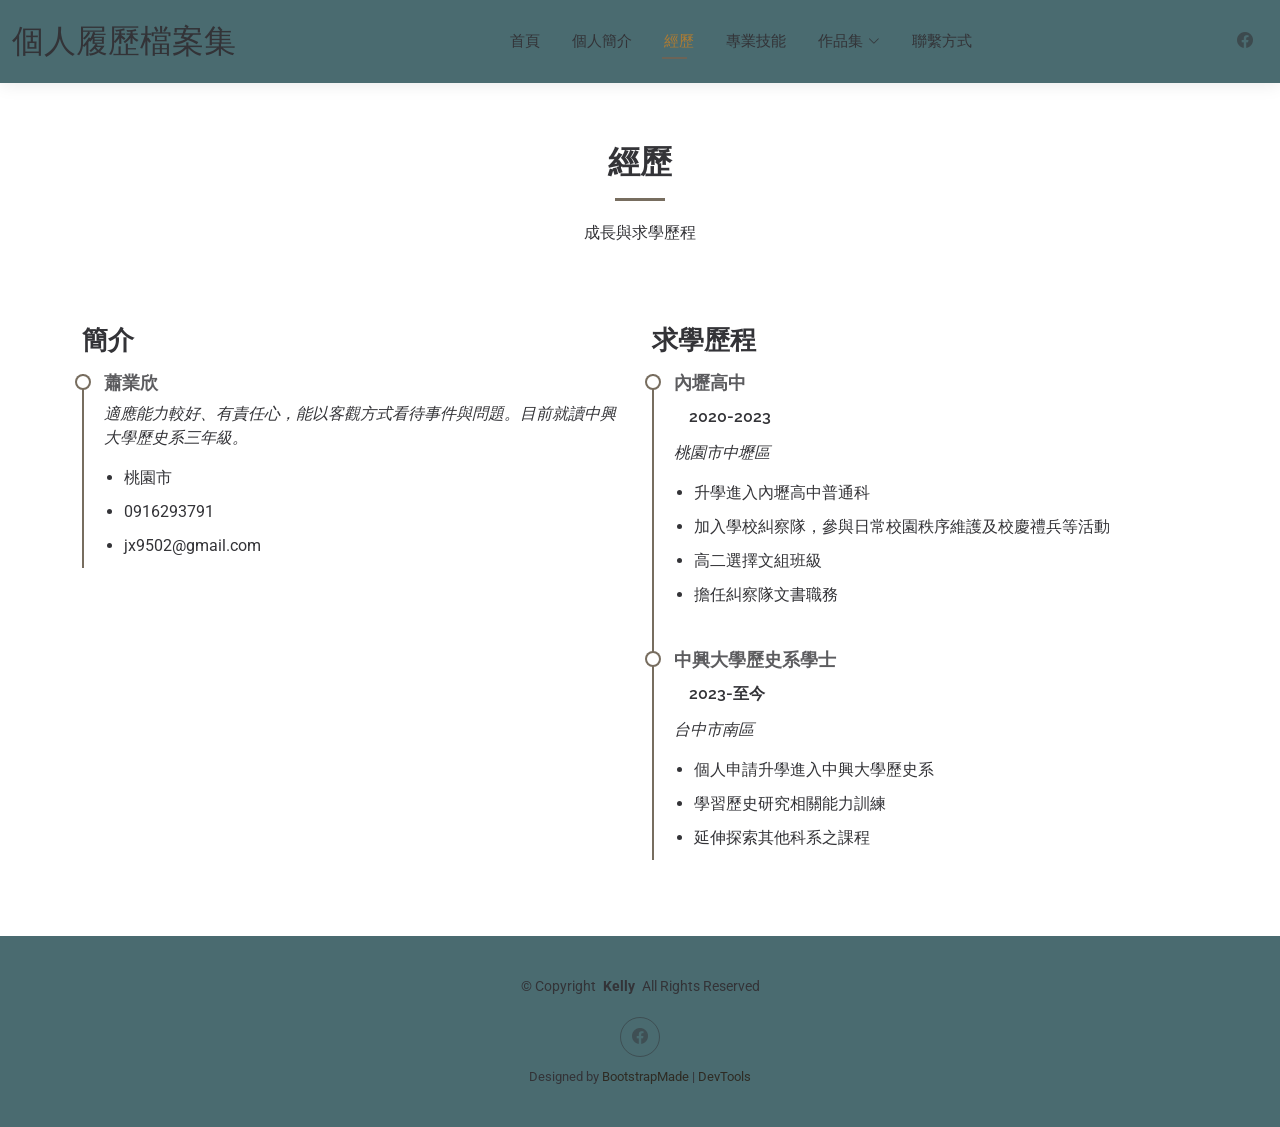
<file: resume.html>
<!DOCTYPE html>
<html lang="en">

<head>
  <meta charset="utf-8">
  <meta content="width=device-width, initial-scale=1.0" name="viewport">
  <title>經歷-個人履歷檔案集</title>
  <meta name="description" content="">
  <meta name="keywords" content="">

  <!-- Favicons -->
  <link href="assets/img/favicon.png" rel="icon">
  <link href="assets/img/apple-touch-icon.png" rel="apple-touch-icon">

  <!-- Fonts -->
  <link href="https://fonts.googleapis.com" rel="preconnect">
  <link href="https://fonts.gstatic.com" rel="preconnect" crossorigin>
  <link href="https://fonts.googleapis.com/css2?family=Roboto:ital,wght@0,100;0,300;0,400;0,500;0,700;0,900;1,100;1,300;1,400;1,500;1,700;1,900&family=Poppins:ital,wght@0,100;0,200;0,300;0,400;0,500;0,600;0,700;0,800;0,900;1,100;1,200;1,300;1,400;1,500;1,600;1,700;1,800;1,900&family=Raleway:ital,wght@0,100;0,200;0,300;0,400;0,500;0,600;0,700;0,800;0,900;1,100;1,200;1,300;1,400;1,500;1,600;1,700;1,800;1,900&display=swap" rel="stylesheet">

  <!-- Vendor CSS Files -->
  <link href="assets/vendor/bootstrap/css/bootstrap.min.css" rel="stylesheet">
  <link href="assets/vendor/bootstrap-icons/bootstrap-icons.css" rel="stylesheet">
  <link href="assets/vendor/aos/aos.css" rel="stylesheet">
  <link href="assets/vendor/swiper/swiper-bundle.min.css" rel="stylesheet">
  <link href="assets/vendor/glightbox/css/glightbox.min.css" rel="stylesheet">

  <!-- Main CSS File -->
  <link href="assets/css/main.css" rel="stylesheet">

  <!-- =======================================================
  * Template Name: Kelly
  * Template URL: https://bootstrapmade.com/kelly-free-bootstrap-cv-resume-html-template/
  * Updated: Aug 07 2024 with Bootstrap v5.3.3
  * Author: BootstrapMade.com
  * License: https://bootstrapmade.com/license/
  ======================================================== -->
</head>

<body class="resume-page">

 <header id="header" class="header d-flex align-items-center light-background sticky-top">
    <div class="container-fluid position-relative d-flex align-items-center justify-content-between">

      <a href="index.html" class="logo d-flex align-items-center me-auto me-xl-0">
        <!-- Uncomment the line below if you also wish to use an image logo -->
        <!-- <img src="assets/img/logo.png" alt=""> -->
        <h1 class="sitename">個人履歷檔案集</h1>
      </a>

      <nav id="navmenu" class="navmenu">
        <ul>
          <li><a href="index.html">首頁</a></li>
          <li><a href="about.html">個人簡介</a></li>
          <li><a href="resume.html" class="active">經歷</a></li>
          <li><a href="services.html">專業技能</a></li>
          <li class="dropdown">
            <a href="#"><span>作品集</span> <i class="bi bi-chevron-down toggle-dropdown"></i></a>
            <ul>
              <li><a href="portfolio.html">生活紀錄</a></li>
              <!--<li><a href="#">Dropdown 1</a></li>
              <li class="dropdown"><a href="#"><span>Deep Dropdown</span> <i class="bi bi-chevron-down toggle-dropdown"></i></a>
                <ul>
                  <li><a href="#">Deep Dropdown 1</a></li>
                  <li><a href="#">Deep Dropdown 2</a></li>
                </ul>
              </li>
              <li><a href="#">Dropdown 2</a></li>-->
            </ul>
          </li>
          <li><a href="contact.html">聯繫方式</a></li>
        </ul>
        <i class="mobile-nav-toggle d-xl-none bi bi-list"></i>
      </nav>

      <div class="header-social-links">
        <a href="https://www.facebook.com/xiao.ye.xin?mibextid=wwXIfr&mibextid=wwXIfr" class="facebook" target="_blank"><i class="bi bi-facebook"></i></a>
      </div>

    </div>
  </header>
  <main class="main">

    <!-- Resume Section -->
    <section id="resume" class="resume section">

      <!-- Section Title -->
      <div class="container section-title" data-aos="fade-up">
        <h2>經歷</h2>
        <p>成長與求學歷程</p>
      </div><!-- End Section Title -->

      <div class="container">

        <div class="row">

          <div class="col-lg-6" data-aos="fade-up" data-aos-delay="100">
            <h3 class="resume-title">簡介</h3>

            <div class="resume-item pb-0">
              <h4>蕭業欣</h4>
              <p><em>適應能力較好、有責任心，能以客觀方式看待事件與問題。目前就讀中興大學歷史系三年級。</em></p>
              <ul>
                <li>桃園市</li>
                <li>0916293791</li>
                <li>jx9502@gmail.com</li>
              </ul>
            </div><!-- Edn Resume Item -->

            <!--<h3 class="resume-title">Education</h3>
            <div class="resume-item">
              <h4>Master of Fine Arts &amp; Graphic Design</h4>
              <h5>2015 - 2016</h5>
              <p><em>Rochester Institute of Technology, Rochester, NY</em></p>
              <p>Qui deserunt veniam. Et sed aliquam labore tempore sed quisquam iusto autem sit. Ea vero voluptatum qui ut dignissimos deleniti nerada porti sand markend</p>
            </div>

            <div class="resume-item">
              <h4>Bachelor of Fine Arts &amp; Graphic Design</h4>
              <h5>2010 - 2014</h5>
              <p><em>Rochester Institute of Technology, Rochester, NY</em></p>
              <p>Quia nobis sequi est occaecati aut. Repudiandae et iusto quae reiciendis et quis Eius vel ratione eius unde vitae rerum voluptates asperiores voluptatem Earum molestiae consequatur neque etlon sader mart dila</p>
            </div>--><!-- Edn Resume Item -->

          </div>

          <div class="col-lg-6" data-aos="fade-up" data-aos-delay="200">
            <h3 class="resume-title">求學歷程</h3>
            <div class="resume-item">
              <h4>內壢高中</h4>
              <h5>2020-2023</h5>
              <p><em>桃園市中壢區</em></p>
              <ul>
                <li>升學進入內壢高中普通科</li>
                <li>加入學校糾察隊，參與日常校園秩序維護及校慶禮兵等活動</li>
                <li>高二選擇文組班級</li>
                <li>擔任糾察隊文書職務</li>
              </ul>
            </div><!-- Edn Resume Item -->

            <div class="resume-item">
              <h4>中興大學歷史系學士</h4>
              <h5>2023-至今</h5>
              <p><em>台中市南區</em></p>
              <ul>
                <li>個人申請升學進入中興大學歷史系</li>
                <li>學習歷史研究相關能力訓練</li>
                <li>延伸探索其他科系之課程</li>
              </ul>
            </div><!-- Edn Resume Item -->

          </div>

        </div>

      </div>

    </section><!-- /Resume Section -->

  </main>

  <footer id="footer" class="footer light-background">

    <div class="container">
      <div class="copyright text-center ">
        <p>© <span>Copyright</span> <strong class="px-1 sitename">Kelly</strong> <span>All Rights Reserved<br></span></p>
      </div>
      <div class="social-links d-flex justify-content-center">
        <a href="https://www.facebook.com/xiao.ye.xin?mibextid=wwXIfr&mibextid=wwXIfr" class="facebook" target="_blank"><i class="bi bi-facebook"></i></a>
      </div>
      <div class="credits">
        <!-- All the links in the footer should remain intact. -->
        <!-- You can delete the links only if you've purchased the pro version. -->
        <!-- Licensing information: https://bootstrapmade.com/license/ -->
        <!-- Purchase the pro version with working PHP/AJAX contact form: [buy-url] -->
        Designed by <a href="https://bootstrapmade.com/">BootstrapMade</a> | <a href="https://bootstrapmade.com/tools/">DevTools</a>
      </div>
    </div>

  </footer>

  <!-- Scroll Top -->
  <a href="#" id="scroll-top" class="scroll-top d-flex align-items-center justify-content-center"><i class="bi bi-arrow-up-short"></i></a>

  <!-- Preloader -->
  <div id="preloader"></div>

  <!-- Vendor JS Files -->
  <script src="assets/vendor/bootstrap/js/bootstrap.bundle.min.js"></script>
  <script src="assets/vendor/php-email-form/validate.js"></script>
  <script src="assets/vendor/aos/aos.js"></script>
  <script src="assets/vendor/waypoints/noframework.waypoints.js"></script>
  <script src="assets/vendor/purecounter/purecounter_vanilla.js"></script>
  <script src="assets/vendor/swiper/swiper-bundle.min.js"></script>
  <script src="assets/vendor/glightbox/js/glightbox.min.js"></script>
  <script src="assets/vendor/imagesloaded/imagesloaded.pkgd.min.js"></script>
  <script src="assets/vendor/isotope-layout/isotope.pkgd.min.js"></script>

  <!-- Main JS File -->
  <script src="assets/js/main.js"></script>

</body>

</html>
</file>
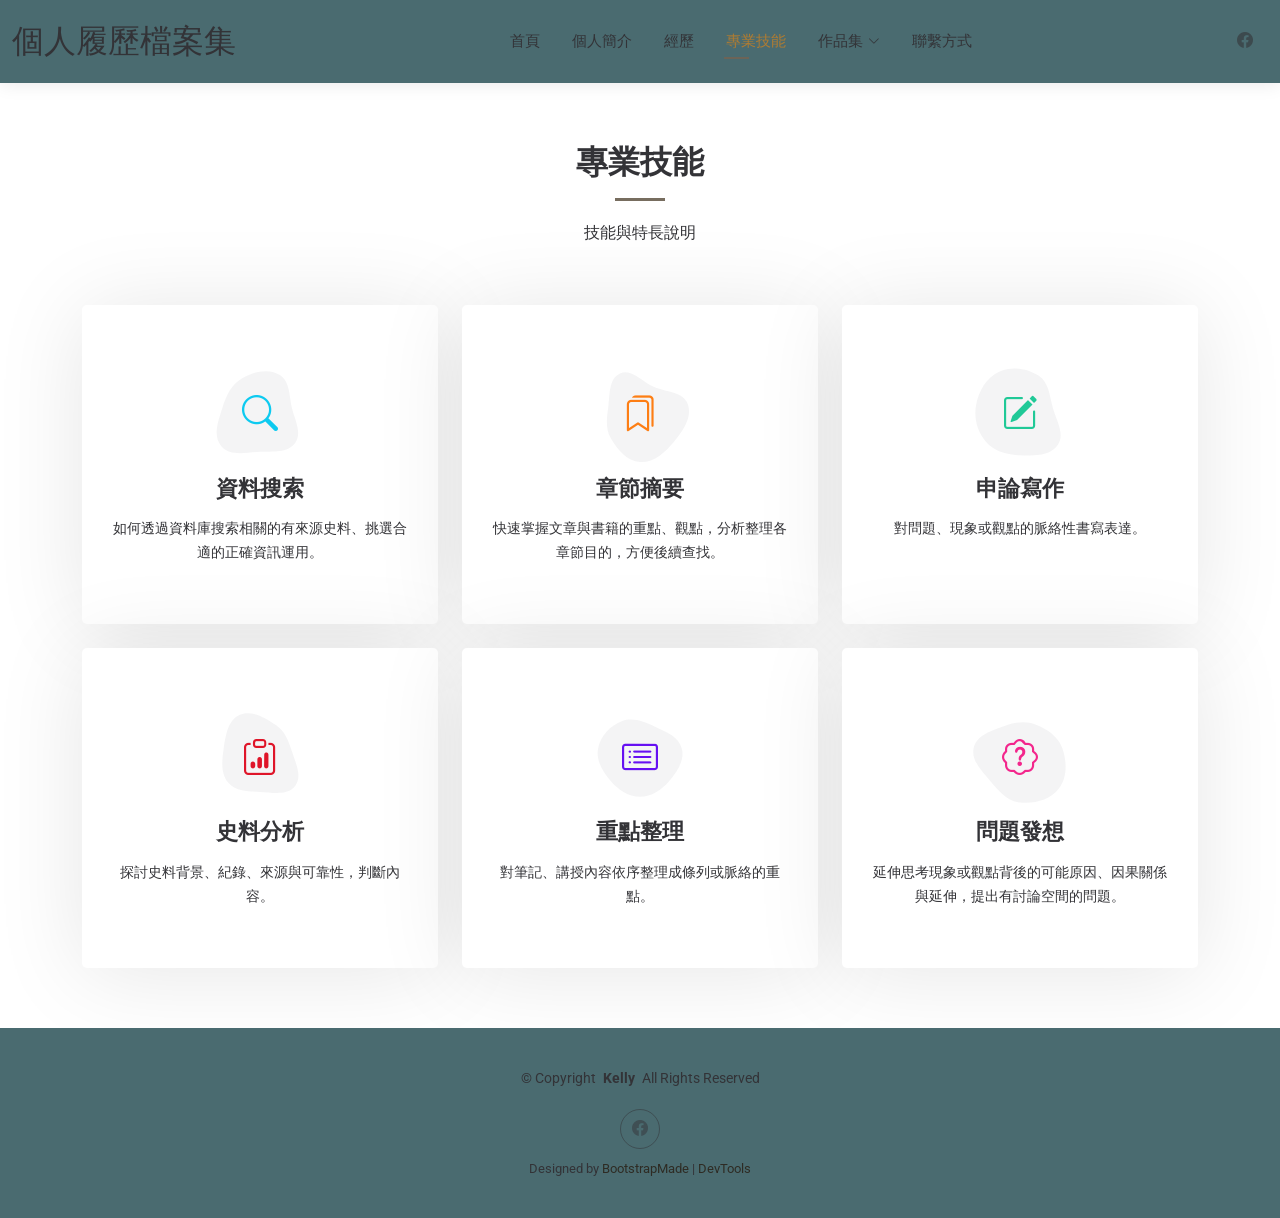
<file: services.html>
<!DOCTYPE html>
<html lang="en">

<head>
  <meta charset="utf-8">
  <meta content="width=device-width, initial-scale=1.0" name="viewport">
  <title>專業技能-個人履歷檔案集</title>
  <meta name="description" content="">
  <meta name="keywords" content="">

  <!-- Favicons -->
  <link href="assets/img/favicon.png" rel="icon">
  <link href="assets/img/apple-touch-icon.png" rel="apple-touch-icon">

  <!-- Fonts -->
  <link href="https://fonts.googleapis.com" rel="preconnect">
  <link href="https://fonts.gstatic.com" rel="preconnect" crossorigin>
  <link href="https://fonts.googleapis.com/css2?family=Roboto:ital,wght@0,100;0,300;0,400;0,500;0,700;0,900;1,100;1,300;1,400;1,500;1,700;1,900&family=Poppins:ital,wght@0,100;0,200;0,300;0,400;0,500;0,600;0,700;0,800;0,900;1,100;1,200;1,300;1,400;1,500;1,600;1,700;1,800;1,900&family=Raleway:ital,wght@0,100;0,200;0,300;0,400;0,500;0,600;0,700;0,800;0,900;1,100;1,200;1,300;1,400;1,500;1,600;1,700;1,800;1,900&display=swap" rel="stylesheet">

  <!-- Vendor CSS Files -->
  <link href="assets/vendor/bootstrap/css/bootstrap.min.css" rel="stylesheet">
  <link href="assets/vendor/bootstrap-icons/bootstrap-icons.css" rel="stylesheet">
  <link href="assets/vendor/aos/aos.css" rel="stylesheet">
  <link href="assets/vendor/swiper/swiper-bundle.min.css" rel="stylesheet">
  <link href="assets/vendor/glightbox/css/glightbox.min.css" rel="stylesheet">

  <!-- Main CSS File -->
  <link href="assets/css/main.css" rel="stylesheet">

  <!-- =======================================================
  * Template Name: Kelly
  * Template URL: https://bootstrapmade.com/kelly-free-bootstrap-cv-resume-html-template/
  * Updated: Aug 07 2024 with Bootstrap v5.3.3
  * Author: BootstrapMade.com
  * License: https://bootstrapmade.com/license/
  ======================================================== -->
</head>

<body class="services-page">

<header id="header" class="header d-flex align-items-center light-background sticky-top">
    <div class="container-fluid position-relative d-flex align-items-center justify-content-between">

      <a href="index.html" class="logo d-flex align-items-center me-auto me-xl-0">
        <!-- Uncomment the line below if you also wish to use an image logo -->
        <!-- <img src="assets/img/logo.png" alt=""> -->
        <h1 class="sitename">個人履歷檔案集</h1>
      </a>

      <nav id="navmenu" class="navmenu">
        <ul>
          <li><a href="index.html">首頁</a></li>
          <li><a href="about.html">個人簡介</a></li>
          <li><a href="resume.html">經歷</a></li>
          <li><a href="services.html" class="active">專業技能</a></li>
          <li class="dropdown">
            <a href="#"><span>作品集</span> <i class="bi bi-chevron-down toggle-dropdown"></i></a>
            <ul>
              <li><a href="portfolio.html">生活紀錄</a></li>
              <!--<li><a href="#">Dropdown 1</a></li>
              <li class="dropdown"><a href="#"><span>Deep Dropdown</span> <i class="bi bi-chevron-down toggle-dropdown"></i></a>
                <ul>
                  <li><a href="#">Deep Dropdown 1</a></li>
                  <li><a href="#">Deep Dropdown 2</a></li>
                </ul>
              </li>
              <li><a href="#">Dropdown 2</a></li>-->
            </ul>
          </li>
          <li><a href="contact.html">聯繫方式</a></li>
        </ul>
        <i class="mobile-nav-toggle d-xl-none bi bi-list"></i>
      </nav>

      <div class="header-social-links">
        <a href="https://www.facebook.com/xiao.ye.xin?mibextid=wwXIfr&mibextid=wwXIfr" class="facebook" target="_blank"><i class="bi bi-facebook"></i></a>
      </div>

    </div>
  </header>
  <main class="main">

    <!-- Services Section -->
    <section id="services" class="services section">

      <!-- Section Title -->
      <div class="container section-title" data-aos="fade-up">
        <h2>專業技能</h2>
        <p>技能與特長說明</p>
      </div><!-- End Section Title -->

      <div class="container">

        <div class="row gy-4">

          <div class="col-lg-4 col-md-6" data-aos="fade-up" data-aos-delay="100">
            <div class="service-item item-cyan position-relative">
              <div class="icon">
                <svg width="100" height="100" viewBox="0 0 600 600" xmlns="http://www.w3.org/2000/svg">
                  <path stroke="none" stroke-width="0" fill="#f5f5f5" d="M300,521.0016835830174C376.1290562159157,517.8887921683347,466.0731472004068,529.7835943286574,510.70327084640275,468.03025145048787C554.3714126377745,407.6079735673963,508.03601936045806,328.9844924480964,491.2728898941984,256.3432110539036C474.5976632858925,184.082847569629,479.9380746630129,96.60480741107993,416.23090153303,58.64404602377083C348.86323505073057,18.502131276798302,261.93793281208167,40.57373210992963,193.5410806939664,78.93577620505333C130.42746243093433,114.334589627462,98.30271207620316,179.96522072025542,76.75703585869454,249.04625023123273C51.97151888228291,328.5150500222984,13.704378332031375,421.85034740162234,66.52175969318436,486.19268352777647C119.04800174914682,550.1803526380478,217.28368757567262,524.383925680826,300,521.0016835830174"></path>
                </svg>
                <i class="bi bi-search"></i>
              </div>
              <a href="#" class="stretched-link">
                <h3>資料搜索</h3>
              </a>
              <p>如何透過資料庫搜索相關的有來源史料、挑選合適的正確資訊運用。</p>
            </div>
          </div><!-- End Service Item -->

          <div class="col-lg-4 col-md-6" data-aos="fade-up" data-aos-delay="200">
            <div class="service-item item-orange position-relative">
              <div class="icon">
                <svg width="100" height="100" viewBox="0 0 600 600" xmlns="http://www.w3.org/2000/svg">
                  <path stroke="none" stroke-width="0" fill="#f5f5f5" d="M300,582.0697525312426C382.5290701553225,586.8405444964366,449.9789794690241,525.3245884688669,502.5850820975895,461.55621195738473C556.606425686781,396.0723002908107,615.8543463187945,314.28637112970534,586.6730223649479,234.56875336149918C558.9533121215079,158.8439757836574,454.9685369536778,164.00468322053177,381.49747125262974,130.76875717737553C312.15926192815925,99.40240125094834,248.97055460311594,18.661163978235184,179.8680185752513,50.54337015887873C110.5421016452524,82.52863877960104,119.82277516462835,180.83849132639028,109.12597500060166,256.43424936330496C100.08760227029461,320.3096726198365,92.17705696193138,384.0621239912766,124.79988738764834,439.7174275375508C164.83382741302287,508.01625554203684,220.96474134820875,577.5009287672846,300,582.0697525312426"></path>
                </svg>
                <i class="bi bi-bookmarks"></i>
              </div>
              <a href="#" class="stretched-link">
                <h3>章節摘要</h3>
              </a>
              <p>快速掌握文章與書籍的重點、觀點，分析整理各章節目的，方便後續查找。</p>
            </div>
          </div><!-- End Service Item -->

          <div class="col-lg-4 col-md-6" data-aos="fade-up" data-aos-delay="300">
            <div class="service-item item-teal position-relative">
              <div class="icon">
                <svg width="100" height="100" viewBox="0 0 600 600" xmlns="http://www.w3.org/2000/svg">
                  <path stroke="none" stroke-width="0" fill="#f5f5f5" d="M300,541.5067337569781C382.14930387511276,545.0595476570109,479.8736841581634,548.3450877840088,526.4010558755058,480.5488172755941C571.5218469581645,414.80211281144784,517.5187510058486,332.0715597781072,496.52539010469104,255.14436215662573C477.37192572678356,184.95920475031193,473.57363656557914,105.61284051026155,413.0603344069578,65.22779650032875C343.27470386102294,18.654635553484475,251.2091493199835,5.337323636656869,175.0934190732945,40.62881213300186C97.87086631185822,76.43348514350839,51.98124368387456,156.15599469081315,36.44837278890362,239.84606092416172C21.716077023791087,319.22268207091537,43.775223500013084,401.1760424656574,96.891909868211,461.97329694683043C147.22146801428983,519.5804099606455,223.5754009179313,538.201503339737,300,541.5067337569781"></path>
                </svg>
                <i class="bi bi-pencil-square"></i>
              </div>
              <a href="#" class="stretched-link">
                <h3>申論寫作</h3>
              </a>
              <p>對問題、現象或觀點的脈絡性書寫表達。</p>
            </div>
          </div><!-- End Service Item -->

          <div class="col-lg-4 col-md-6" data-aos="fade-up" data-aos-delay="400">
            <div class="service-item item-red position-relative">
              <div class="icon">
                <svg width="100" height="100" viewBox="0 0 600 600" xmlns="http://www.w3.org/2000/svg">
                  <path stroke="none" stroke-width="0" fill="#f5f5f5" d="M300,503.46388370962813C374.79870501325706,506.71871716319447,464.8034551963731,527.1746412648533,510.4981551193396,467.86667711651364C555.9287308511215,408.9015244558933,512.6030010748507,327.5744911775523,490.211057578863,256.5855673507754C471.097692560561,195.9906835881958,447.69079081568157,138.11976852964426,395.19560036434837,102.3242989838813C329.3053358748298,57.3949838291264,248.02791733380457,8.279543830951368,175.87071277845988,42.242879143198664C103.41431057327972,76.34704239035025,93.79494320519305,170.9812938413882,81.28167332365135,250.07896920659033C70.17666984294237,320.27484674793965,64.84698225790005,396.69656628748305,111.28512138212992,450.4950937839243C156.20124167950087,502.5303643271138,231.32542653798444,500.4755392045468,300,503.46388370962813"></path>
                </svg>
                <i class="bi bi-clipboard-data"></i>
              </div>
              <a href="#" class="stretched-link">
                <h3>史料分析</h3>
              </a>
              <p>探討史料背景、紀錄、來源與可靠性，判斷內容。</p>
              <a href="#" class="stretched-link"></a>
            </div>
          </div><!-- End Service Item -->

          <div class="col-lg-4 col-md-6" data-aos="fade-up" data-aos-delay="500">
            <div class="service-item item-indigo position-relative">
              <div class="icon">
                <svg width="100" height="100" viewBox="0 0 600 600" xmlns="http://www.w3.org/2000/svg">
                  <path stroke="none" stroke-width="0" fill="#f5f5f5" d="M300,532.3542879108572C369.38199826031484,532.3153073249985,429.10787420159085,491.63046689027357,474.5244479745417,439.17860296908856C522.8885846962883,383.3225815378663,569.1668002868075,314.3205725914397,550.7432151929288,242.7694973846089C532.6665558377875,172.5657663291529,456.2379748765914,142.6223662098291,390.3689995646985,112.34683881706744C326.66090330228417,83.06452184765237,258.84405631176094,53.51806209861945,193.32584062364296,78.48882559362697C121.61183558270385,105.82097193414197,62.805066853699245,167.19869350419734,48.57481801355237,242.6138429142374C34.843463184063346,315.3850353017275,76.69343916112496,383.4422959591041,125.22947124332185,439.3748458443577C170.7312796277747,491.8107796887764,230.57421082200815,532.3932930995766,300,532.3542879108572"></path>
                </svg>
                <i class="bi bi-card-list"></i>
              </div>
              <a href="#" class="stretched-link">
                <h3>重點整理</h3>
              </a>
              <p>對筆記、講授內容依序整理成條列或脈絡的重點。</p>
              <a href="#" class="stretched-link"></a>
            </div>
          </div><!-- End Service Item -->

          <div class="col-lg-4 col-md-6" data-aos="fade-up" data-aos-delay="600">
            <div class="service-item item-pink position-relative">
              <div class="icon">
                <svg width="100" height="100" viewBox="0 0 600 600" xmlns="http://www.w3.org/2000/svg">
                  <path stroke="none" stroke-width="0" fill="#f5f5f5" d="M300,566.797414625762C385.7384707136149,576.1784315230908,478.7894351017131,552.8928747891023,531.9192734346935,484.94944893311C584.6109503024035,417.5663521118492,582.489472248146,322.67544863468447,553.9536738515405,242.03673114598146C529.1557734026468,171.96086150256528,465.24506316201064,127.66468636344209,395.9583748389544,100.7403814666027C334.2173773831606,76.7482773500951,269.4350130405921,84.62216499799875,207.1952322260088,107.2889140133804C132.92018162631612,134.33871894543012,41.79353780512637,160.00259165414826,22.644507872594943,236.69541883565114C3.319112789854554,314.0945973066697,72.72355303640163,379.243833228382,124.04198916343866,440.3218312028393C172.9286146004772,498.5055451809895,224.45579914871206,558.5317968840102,300,566.797414625762"></path>
                </svg>
                <i class="bi bi-patch-question"></i>
              </div>
              <a href="#" class="stretched-link">
                <h3>問題發想</h3>
              </a>
              <p>延伸思考現象或觀點背後的可能原因、因果關係與延伸，提出有討論空間的問題。</p>
              <a href="#" class="stretched-link"></a>
            </div>
          </div><!-- End Service Item -->

        </div>

      </div>

    </section><!-- /Services Section -->

  </main>

  <footer id="footer" class="footer light-background">

    <div class="container">
      <div class="copyright text-center ">
        <p>© <span>Copyright</span> <strong class="px-1 sitename">Kelly</strong> <span>All Rights Reserved<br></span></p>
      </div>
      <div class="social-links d-flex justify-content-center">
        <a href="https://www.facebook.com/xiao.ye.xin?mibextid=wwXIfr&mibextid=wwXIfr" class="facebook" target="_blank"><i class="bi bi-facebook"></i></a>
      </div>
      <div class="credits">
        <!-- All the links in the footer should remain intact. -->
        <!-- You can delete the links only if you've purchased the pro version. -->
        <!-- Licensing information: https://bootstrapmade.com/license/ -->
        <!-- Purchase the pro version with working PHP/AJAX contact form: [buy-url] -->
        Designed by <a href="https://bootstrapmade.com/">BootstrapMade</a> | <a href="https://bootstrapmade.com/tools/">DevTools</a>
      </div>
    </div>

  </footer>

  <!-- Scroll Top -->
  <a href="#" id="scroll-top" class="scroll-top d-flex align-items-center justify-content-center"><i class="bi bi-arrow-up-short"></i></a>

  <!-- Preloader -->
  <div id="preloader"></div>

  <!-- Vendor JS Files -->
  <script src="assets/vendor/bootstrap/js/bootstrap.bundle.min.js"></script>
  <script src="assets/vendor/php-email-form/validate.js"></script>
  <script src="assets/vendor/aos/aos.js"></script>
  <script src="assets/vendor/waypoints/noframework.waypoints.js"></script>
  <script src="assets/vendor/purecounter/purecounter_vanilla.js"></script>
  <script src="assets/vendor/swiper/swiper-bundle.min.js"></script>
  <script src="assets/vendor/glightbox/js/glightbox.min.js"></script>
  <script src="assets/vendor/imagesloaded/imagesloaded.pkgd.min.js"></script>
  <script src="assets/vendor/isotope-layout/isotope.pkgd.min.js"></script>

  <!-- Main JS File -->
  <script src="assets/js/main.js"></script>

</body>

</html>
</file>
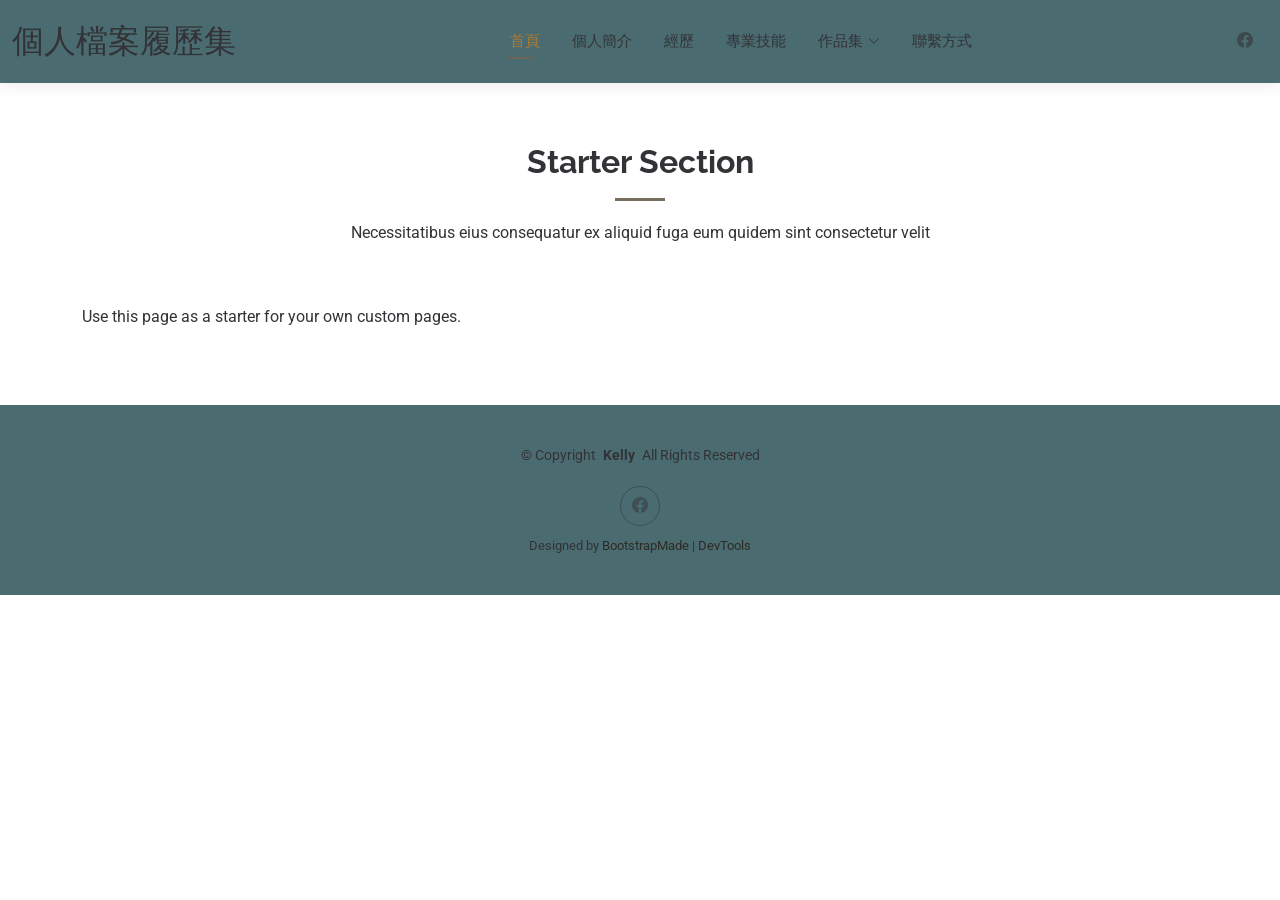
<file: starter-page.html>
<!DOCTYPE html>
<html lang="en">

<head>
  <meta charset="utf-8">
  <meta content="width=device-width, initial-scale=1.0" name="viewport">
  <title>個人履歷檔案集</title>
  <meta name="description" content="">
  <meta name="keywords" content="">

  <!-- Favicons -->
  <link href="assets/img/favicon.png" rel="icon">
  <link href="assets/img/apple-touch-icon.png" rel="apple-touch-icon">

  <!-- Fonts -->
  <link href="https://fonts.googleapis.com" rel="preconnect">
  <link href="https://fonts.gstatic.com" rel="preconnect" crossorigin>
  <link href="https://fonts.googleapis.com/css2?family=Roboto:ital,wght@0,100;0,300;0,400;0,500;0,700;0,900;1,100;1,300;1,400;1,500;1,700;1,900&family=Poppins:ital,wght@0,100;0,200;0,300;0,400;0,500;0,600;0,700;0,800;0,900;1,100;1,200;1,300;1,400;1,500;1,600;1,700;1,800;1,900&family=Raleway:ital,wght@0,100;0,200;0,300;0,400;0,500;0,600;0,700;0,800;0,900;1,100;1,200;1,300;1,400;1,500;1,600;1,700;1,800;1,900&display=swap" rel="stylesheet">

  <!-- Vendor CSS Files -->
  <link href="assets/vendor/bootstrap/css/bootstrap.min.css" rel="stylesheet">
  <link href="assets/vendor/bootstrap-icons/bootstrap-icons.css" rel="stylesheet">
  <link href="assets/vendor/aos/aos.css" rel="stylesheet">
  <link href="assets/vendor/swiper/swiper-bundle.min.css" rel="stylesheet">
  <link href="assets/vendor/glightbox/css/glightbox.min.css" rel="stylesheet">

  <!-- Main CSS File -->
  <link href="assets/css/main.css" rel="stylesheet">

  <!-- =======================================================
  * Template Name: Kelly
  * Template URL: https://bootstrapmade.com/kelly-free-bootstrap-cv-resume-html-template/
  * Updated: Aug 07 2024 with Bootstrap v5.3.3
  * Author: BootstrapMade.com
  * License: https://bootstrapmade.com/license/
  ======================================================== -->
</head>

<body class="starter-page-page">

 <header id="header" class="header d-flex align-items-center light-background sticky-top">
    <div class="container-fluid position-relative d-flex align-items-center justify-content-between">

      <a href="index.html" class="logo d-flex align-items-center me-auto me-xl-0">
        <!-- Uncomment the line below if you also wish to use an image logo -->
        <!-- <img src="assets/img/logo.png" alt=""> -->
        <h1 class="sitename">個人檔案履歷集</h1>
      </a>

      <nav id="navmenu" class="navmenu">
        <ul>
          <li><a href="index.html" class="active">首頁</a></li>
          <li><a href="about.html">個人簡介</a></li>
          <li><a href="resume.html">經歷</a></li>
          <li><a href="services.html">專業技能</a></li>
          <li class="dropdown">
            <a href="#"><span>作品集</span> <i class="bi bi-chevron-down toggle-dropdown"></i></a>
            <ul>
              <li><a href="portfolio.html">生活紀錄</a></li>
              <li><a href="#">Dropdown 1</a></li>
              <li class="dropdown"><a href="#"><span>Deep Dropdown</span> <i class="bi bi-chevron-down toggle-dropdown"></i></a>
                <ul>
                  <li><a href="#">Deep Dropdown 1</a></li>
                  <li><a href="#">Deep Dropdown 2</a></li>
                </ul>
              </li>
              <li><a href="#">Dropdown 2</a></li>
            </ul>
          </li>
          <li><a href="contact.html">聯繫方式</a></li>
        </ul>
        <i class="mobile-nav-toggle d-xl-none bi bi-list"></i>
      </nav>

      <div class="header-social-links">
        <a href="https://www.facebook.com/xiao.ye.xin?mibextid=wwXIfr&mibextid=wwXIfr" class="facebook" target="_blank"><i class="bi bi-facebook"></i></a>
      </div>

    </div>
  </header>
  <main class="main">

    <!-- Starter Section Section -->
    <section id="starter-section" class="starter-section section">

      <!-- Section Title -->
      <div class="container section-title" data-aos="fade-up">
        <h2>Starter Section</h2>
        <p>Necessitatibus eius consequatur ex aliquid fuga eum quidem sint consectetur velit</p>
      </div><!-- End Section Title -->

      <div class="container" data-aos="fade-up">
        <p>Use this page as a starter for your own custom pages.</p>
      </div>

    </section><!-- /Starter Section Section -->

  </main>

  <footer id="footer" class="footer light-background">

    <div class="container">
      <div class="copyright text-center ">
        <p>© <span>Copyright</span> <strong class="px-1 sitename">Kelly</strong> <span>All Rights Reserved<br></span></p>
      </div>
      <div class="social-links d-flex justify-content-center">
        <a href="https://www.facebook.com/xiao.ye.xin?mibextid=wwXIfr&mibextid=wwXIfr" class="facebook" target="_blank"><i class="bi bi-facebook"></i></a>
      </div>
      <div class="credits">
        <!-- All the links in the footer should remain intact. -->
        <!-- You can delete the links only if you've purchased the pro version. -->
        <!-- Licensing information: https://bootstrapmade.com/license/ -->
        <!-- Purchase the pro version with working PHP/AJAX contact form: [buy-url] -->
        Designed by <a href="https://bootstrapmade.com/">BootstrapMade</a> | <a href="https://bootstrapmade.com/tools/">DevTools</a>
      </div>
    </div>

  </footer>

  <!-- Scroll Top -->
  <a href="#" id="scroll-top" class="scroll-top d-flex align-items-center justify-content-center"><i class="bi bi-arrow-up-short"></i></a>

  <!-- Preloader -->
  <div id="preloader"></div>

  <!-- Vendor JS Files -->
  <script src="assets/vendor/bootstrap/js/bootstrap.bundle.min.js"></script>
  <script src="assets/vendor/php-email-form/validate.js"></script>
  <script src="assets/vendor/aos/aos.js"></script>
  <script src="assets/vendor/waypoints/noframework.waypoints.js"></script>
  <script src="assets/vendor/purecounter/purecounter_vanilla.js"></script>
  <script src="assets/vendor/swiper/swiper-bundle.min.js"></script>
  <script src="assets/vendor/glightbox/js/glightbox.min.js"></script>
  <script src="assets/vendor/imagesloaded/imagesloaded.pkgd.min.js"></script>
  <script src="assets/vendor/isotope-layout/isotope.pkgd.min.js"></script>

  <!-- Main JS File -->
  <script src="assets/js/main.js"></script>

</body>

</html>
</file>
<file: assets/css/main.css>
/**
* Template Name: Kelly
* Template URL: https://bootstrapmade.com/kelly-free-bootstrap-cv-resume-html-template/
* Updated: Aug 07 2024 with Bootstrap v5.3.3
* Author: BootstrapMade.com
* License: https://bootstrapmade.com/license/
*/

/*--------------------------------------------------------------
# Font & Color Variables
# Help: https://bootstrapmade.com/color-system/
--------------------------------------------------------------*/
/* Fonts */
:root {
  --default-font: "Roboto",  system-ui, -apple-system, "Segoe UI", Roboto, "Helvetica Neue", Arial, "Noto Sans", "Liberation Sans", sans-serif, "Apple Color Emoji", "Segoe UI Emoji", "Segoe UI Symbol", "Noto Color Emoji";
  --heading-font: "Raleway",  sans-serif;
  --nav-font: "Poppins",  sans-serif;
}

/* Global Colors - The following color variables are used throughout the website. Updating them here will change the color scheme of the entire website */
:root { 
  --background-color: #ffffff; /* Background color for the entire website, including individual sections */
  --default-color: #333337; /* Default color used for the majority of the text content across the entire website */
  --heading-color: #333337; /* Color for headings, subheadings and title throughout the website */
  --accent-color: #6f6455f0; /* Accent color that represents your brand on the website. It's used for buttons, links, and other elements that need to stand out */
  --surface-color: #ffffff; /* The surface color is used as a background of boxed elements within sections, such as cards, icon boxes, or other elements that require a visual separation from the global background. */
  --contrast-color: #ffffff; /* Contrast color for text, ensuring readability against backgrounds of accent, heading, or default colors. */
}

/* Nav Menu Colors - The following color variables are used specifically for the navigation menu. They are separate from the global colors to allow for more customization options */
:root {
  --nav-color: #333337;  /* The default color of the main navmenu links */
  --nav-hover-color: #6f6455f0; /* Applied to main navmenu links when they are hovered over or active */
  --nav-mobile-background-color: #ffffff; /* Used as the background color for mobile navigation menu */
  --nav-dropdown-background-color: #ffffff; /* Used as the background color for dropdown items that appear when hovering over primary navigation items */
  --nav-dropdown-color: #333337; /* Used for navigation links of the dropdown items in the navigation menu. */
  --nav-dropdown-hover-color: #6f6455f0; /* Similar to --nav-hover-color, this color is applied to dropdown navigation links when they are hovered over. */
}

/* Color Presets - These classes override global colors when applied to any section or element, providing reuse of the sam color scheme. */

.light-background {
  --background-color: #4a6b70;
  --surface-color: #ffffff;
}

.dark-background {
  --background-color: #060606;
  --default-color: #ffffff;
  --heading-color: #ffffff;
  --surface-color: #252525;
  --contrast-color: #ffffff;
}

/* Smooth scroll */
:root {
  scroll-behavior: smooth;
}

/*--------------------------------------------------------------
# General Styling & Shared Classes
--------------------------------------------------------------*/
body {
  color: var(--default-color);
  background-color: var(--background-color);
  font-family: var(--default-font);
}

a {
  color: #2d271ff0;
  text-decoration: none;
  transition: 0.3s;
}

a:hover {
  color: color-mix(in srgb, var(--accent-color), transparent 25%);
  text-decoration: none;
}

h1,
h2,
h3,
h4,
h5,
h6 {
  color: var(--heading-color);
  font-family: var(--heading-font);
}

/* PHP Email Form Messages
------------------------------*/
.php-email-form .error-message {
    display: none; /* 只要這一行就能完全隱藏，不需要 !important */
    color: #fff;
    background: #df151a; /* 通常錯誤訊息是紅色，可依您喜好調整 */
    text-align: center;
    padding: 15px;
    margin-bottom: 24px;
    font-weight: 600;
}

.php-email-form button[type="submit"] {
  background: #059652; /* 綠色或您原本的藍色底色 */
  border: 0;
  padding: 10px 24px;
  color: #fff;
  transition: 0.4s;
  border-radius: 4px;
}

.php-email-form button[type="submit"]:hover {
  background: #047843; /* 懸停時的深色 */
}

.php-email-form .loading {
  display: none;
  background: var(--surface-color);
  text-align: center;
  padding: 15px;
  margin-bottom: 24px;
}

.php-email-form .loading:before {
  content: "";
  display: inline-block;
  border-radius: 50%;
  width: 24px;
  height: 24px;
  margin: 0 10px -6px 0;
  border: 3px solid var(--accent-color);
  border-top-color: var(--surface-color);
  animation: php-email-form-loading 1s linear infinite;
}

@keyframes php-email-form-loading {
  0% {
    transform: rotate(0deg);
  }

  100% {
    transform: rotate(360deg);
  }
}

/*--------------------------------------------------------------
# Global Header
--------------------------------------------------------------*/
.header {
  color: var(--default-color);
  background-color: var(--background-color);
  padding: 15px 0;
  transition: all 0.5s;
  z-index: 997;
  box-shadow: 0px 0 18px rgba(0, 0, 0, 0.1);
}

.header .logo {
  line-height: 1;
}

.header .logo img {
  max-height: 36px;
  margin-right: 8px;
}

.header .logo h1 {
  font-size: 32px;
  margin: 0;
  font-weight: 300;
  text-transform: uppercase;
  color: var(--heading-color);
}

.header .header-social-links {
  padding-right: 15px;
}

.header .header-social-links a {
  color: color-mix(in srgb, var(--default-color), transparent 40%);
  padding-left: 6px;
  display: inline-block;
  transition: 0.3s;
  font-size: 16px;
}

.header .header-social-links a:hover {
  color: var(--accent-color);
}

.header .header-social-links a i {
  line-height: 0px;
}

@media (max-width: 1200px) {
  .header .logo {
    order: 1;
  }

  .header .header-social-links {
    order: 2;
  }

  .header .navmenu {
    order: 3;
  }
}

/*--------------------------------------------------------------
# Navigation Menu
--------------------------------------------------------------*/
/* Desktop Navigation */
@media (min-width: 1200px) {
  .navmenu {
    padding: 0;
  }

  .navmenu ul {
    margin: 0;
    padding: 0;
    display: flex;
    list-style: none;
    align-items: center;
  }

  .navmenu li {
    position: relative;
  }

  .navmenu>ul>li {
    white-space: nowrap;
    padding: 15px 14px;
  }

  .navmenu>ul>li:last-child {
    padding-right: 0;
  }

  .navmenu a,
  .navmenu a:focus {
    color: var(--nav-color);
    font-size: 15px;
    padding: 0 2px;
    font-family: var(--nav-font);
    font-weight: 400;
    display: flex;
    align-items: center;
    justify-content: space-between;
    white-space: nowrap;
    transition: 0.3s;
    position: relative;
  }

  .navmenu a i,
  .navmenu a:focus i {
    font-size: 12px;
    line-height: 0;
    margin-left: 5px;
    transition: 0.3s;
  }

  .navmenu>ul>li>a:before {
    content: "";
    position: absolute;
    height: 2px;
    bottom: -6px;
    left: 0;
    background-color: var(--nav-hover-color);
    visibility: hidden;
    width: 0px;
    transition: all 0.3s ease-in-out 0s;
  }

  .navmenu a:hover:before,
  .navmenu li:hover>a:before,
  .navmenu .active:before {
    visibility: visible;
    width: 25px;
  }

  .navmenu li:hover>a,
  .navmenu .active,
  .navmenu .active:focus {
    color: #af7c32;
  }

  .navmenu .dropdown ul {
    margin: 0;
    padding: 10px 0;
    background: var(--nav-dropdown-background-color);
    display: block;
    position: absolute;
    visibility: hidden;
    left: 14px;
    top: 130%;
    opacity: 0;
    transition: 0.3s;
    border-radius: 4px;
    z-index: 99;
    box-shadow: 0px 0px 30px rgba(0, 0, 0, 0.1);
  }

  .navmenu .dropdown ul li {
    min-width: 200px;
  }

  .navmenu .dropdown ul a {
    padding: 10px 20px;
    font-size: 15px;
    text-transform: none;
    color: var(--nav-dropdown-color);
  }

  .navmenu .dropdown ul a i {
    font-size: 12px;
  }

  .navmenu .dropdown ul a:hover,
  .navmenu .dropdown ul .active:hover,
  .navmenu .dropdown ul li:hover>a {
    color: var(--nav-dropdown-hover-color);
  }

  .navmenu .dropdown:hover>ul {
    opacity: 1;
    top: 100%;
    visibility: visible;
  }

  .navmenu .dropdown .dropdown ul {
    top: 0;
    left: -90%;
    visibility: hidden;
  }

  .navmenu .dropdown .dropdown:hover>ul {
    opacity: 1;
    top: 0;
    left: -100%;
    visibility: visible;
  }
}

/* Mobile Navigation */
@media (max-width: 1199px) {
  .mobile-nav-toggle {
    color: var(--nav-color);
    font-size: 28px;
    line-height: 0;
    margin-right: 10px;
    cursor: pointer;
    transition: color 0.3s;
  }

  .navmenu {
    padding: 0;
    z-index: 9997;
  }

  .navmenu ul {
    display: none;
    list-style: none;
    position: absolute;
    inset: 60px 20px 20px 20px;
    padding: 10px 0;
    margin: 0;
    border-radius: 6px;
    background-color: var(--nav-mobile-background-color);
    border: 1px solid color-mix(in srgb, var(--default-color), transparent 90%);
    box-shadow: none;
    overflow-y: auto;
    transition: 0.3s;
    z-index: 9998;
  }

  .navmenu a,
  .navmenu a:focus {
    color: var(--nav-dropdown-color);
    padding: 10px 20px;
    font-family: var(--nav-font);
    font-size: 17px;
    font-weight: 500;
    display: flex;
    align-items: center;
    justify-content: space-between;
    white-space: nowrap;
    transition: 0.3s;
  }

  .navmenu a i,
  .navmenu a:focus i {
    font-size: 12px;
    line-height: 0;
    margin-left: 5px;
    width: 30px;
    height: 30px;
    display: flex;
    align-items: center;
    justify-content: center;
    border-radius: 50%;
    transition: 0.3s;
    background-color: color-mix(in srgb, var(--accent-color), transparent 90%);
  }

  .navmenu a i:hover,
  .navmenu a:focus i:hover {
    background-color: var(--accent-color);
    color: var(--contrast-color);
  }

  .navmenu a:hover,
  .navmenu .active,
  .navmenu .active:focus {
    color: #3d4a4e;
  }

  .navmenu .active i,
  .navmenu .active:focus i {
    background-color: var(--accent-color);
    color: var(--contrast-color);
    transform: rotate(180deg);
  }

  .navmenu .dropdown ul {
    position: static;
    display: none;
    z-index: 99;
    padding: 10px 0;
    margin: 10px 20px;
    background-color: var(--nav-dropdown-background-color);
    transition: all 0.5s ease-in-out;
  }

  .navmenu .dropdown ul ul {
    background-color: rgba(33, 37, 41, 0.1);
  }

  .navmenu .dropdown>.dropdown-active {
    display: block;
    background-color: rgba(33, 37, 41, 0.03);
  }

  .mobile-nav-active {
    overflow: hidden;
  }

  .mobile-nav-active .mobile-nav-toggle {
    color: #fff;
    position: absolute;
    font-size: 32px;
    top: 15px;
    right: 15px;
    margin-right: 0;
    z-index: 9999;
  }

  .mobile-nav-active .navmenu {
    position: fixed;
    overflow: hidden;
    inset: 0;
    background: rgba(33, 37, 41, 0.8);
    transition: 0.3s;
  }

  .mobile-nav-active .navmenu>ul {
    display: block;
  }
}

/*--------------------------------------------------------------
# Global Footer
--------------------------------------------------------------*/
.footer {
  color: var(--default-color);
  background-color: var(--background-color);
  font-size: 14px;
  padding: 40px 0;
  position: relative;
}

.footer .copyright p {
  margin-bottom: 0;
}

.footer .social-links {
  margin-top: 20px;
}

.footer .social-links a {
  display: flex;
  align-items: center;
  justify-content: center;
  width: 40px;
  height: 40px;
  border-radius: 50%;
  border: 1px solid color-mix(in srgb, var(--default-color), transparent 50%);
  font-size: 16px;
  color: color-mix(in srgb, var(--default-color), transparent 50%);
  margin: 0 5px;
  transition: 0.3s;
}

.footer .social-links a:hover {
  color: var(--accent-color);
  border-color: var(--accent-color);
}

.footer .credits {
  margin-top: 10px;
  font-size: 13px;
  text-align: center;
}

/*--------------------------------------------------------------
# Preloader
--------------------------------------------------------------*/
#preloader {
  position: fixed;
  inset: 0;
  z-index: 9999;
  overflow: hidden;
  background-color: var(--background-color);
  transition: all 0.6s ease-out;
  width: 100%;
  height: 100vh;
}

#preloader:before,
#preloader:after {
  content: "";
  position: absolute;
  border: 4px solid var(--accent-color);
  border-radius: 50%;
  animation: animate-preloader 2s cubic-bezier(0, 0.2, 0.8, 1) infinite;
}

#preloader:after {
  animation-delay: -0.5s;
}

@keyframes animate-preloader {
  0% {
    width: 10px;
    height: 10px;
    top: calc(50% - 5px);
    left: calc(50% - 5px);
    opacity: 1;
  }

  100% {
    width: 72px;
    height: 72px;
    top: calc(50% - 36px);
    left: calc(50% - 36px);
    opacity: 0;
  }
}

/*--------------------------------------------------------------
# Scroll Top Button
--------------------------------------------------------------*/
.scroll-top {
  position: fixed;
  visibility: hidden;
  opacity: 0;
  right: 15px;
  bottom: -15px;
  z-index: 99999;
  background-color: var(--accent-color);
  width: 44px;
  height: 44px;
  border-radius: 50px;
  transition: all 0.4s;
}

.scroll-top i {
  font-size: 24px;
  color: var(--contrast-color);
  line-height: 0;
}

.scroll-top:hover {
  background-color: color-mix(in srgb, var(--accent-color), transparent 20%);
  color: var(--contrast-color);
}

.scroll-top.active {
  visibility: visible;
  opacity: 1;
  bottom: 15px;
}

/*--------------------------------------------------------------
# Disable aos animation delay on mobile devices
--------------------------------------------------------------*/
@media screen and (max-width: 768px) {
  [data-aos-delay] {
    transition-delay: 0 !important;
  }
}

/*--------------------------------------------------------------
# Global Page Titles & Breadcrumbs
--------------------------------------------------------------*/
.page-title {
  color: var(--default-color);
  background-color: var(--background-color);
  padding: 25px 0;
  position: relative;
  border-bottom: 1px solid color-mix(in srgb, var(--default-color), transparent 85%);
}

.page-title h1 {
  font-size: 24px;
  font-weight: 400;
}

.page-title .breadcrumbs ol {
  display: flex;
  flex-wrap: wrap;
  list-style: none;
  padding: 0;
  margin: 0;
  font-size: 14px;
  font-weight: 400;
}

.page-title .breadcrumbs ol li+li {
  padding-left: 10px;
}

.page-title .breadcrumbs ol li+li::before {
  content: "/";
  display: inline-block;
  padding-right: 10px;
  color: color-mix(in srgb, var(--default-color), transparent 70%);
}

/*--------------------------------------------------------------
# Global Sections
--------------------------------------------------------------*/
section,
.section {
  color: var(--default-color);
  background-color: var(--background-color);
  padding: 60px 0;
  scroll-margin-top: 100px;
  overflow: clip;
}

@media (max-width: 1199px) {

  section,
  .section {
    scroll-margin-top: 66px;
  }
}

/*--------------------------------------------------------------
# Global Section Titles
--------------------------------------------------------------*/
.section-title {
  text-align: center;
  padding-bottom: 60px;
  position: relative;
}

.section-title h2 {
  font-size: 32px;
  font-weight: 700;
  margin-bottom: 20px;
  padding-bottom: 20px;
  position: relative;
}

.section-title h2:after {
  content: "";
  position: absolute;
  display: block;
  width: 50px;
  height: 3px;
  background: var(--accent-color);
  left: 0;
  right: 0;
  bottom: 0;
  margin: auto;
}

.section-title p {
  margin-bottom: 0;
}

/*--------------------------------------------------------------
# Hero Section
--------------------------------------------------------------*/
.hero {
  width: 100%;
  min-height: calc(100vh - 82px);
  position: relative;
  padding: 80px 0;
  display: flex;
  align-items: center;
  justify-content: center;
}

@media (max-width: 1200px) {
  .hero {
    min-height: calc(100vh - 68px);
  }
}

.hero img {
  position: absolute;
  inset: 0;
  display: block;
  width: 100%;
  height: 100%;
  object-fit: cover;
  z-index: 1;
}

.hero .container {
  position: relative;
  z-index: 3;
}

.hero h2 {
  margin: 0;
  font-size: 48px;
  font-weight: 700;
}

.hero p {
  margin: 10px 0 0 0;
  font-size: 24px;
  color: #3d4a4e;
}

.hero .btn-get-started {
  color: #3d4a4e;
  background: #af7c32;
  font-family: var(--heading-font);
  text-transform: uppercase;
  font-weight: 600;
  font-size: 12px;
  letter-spacing: 1px;
  display: inline-block;
  padding: 12px 40px;
  border-radius: 50px;
  transition: 0.5s;
  margin-top: 30px;
}

.hero .btn-get-started:hover {
  background: color-mix(in srgb, var(--accent-color) 90%, white 20%);
}

@media (max-width: 768px) {
  .hero h2 {
    font-size: 32px;
  }

  .hero p {
    font-size: 18px;
  }
}

/*--------------------------------------------------------------
# About Section
--------------------------------------------------------------*/
.about .content h2 {
  font-weight: 700;
  font-size: 24px;
}

.about .content ul {
  list-style: none;
  padding: 0;
}

.about .content ul li {
  margin-bottom: 20px;
  display: flex;
  align-items: center;
}

.about .content ul strong {
  margin-right: 10px;
}

.about .content ul i {
  font-size: 16px;
  margin-right: 5px;
  color: var(--accent-color);
  line-height: 0;
}

/*--------------------------------------------------------------
# Skills Section
--------------------------------------------------------------*/
.skills .progress {
  height: 60px;
  display: block;
  background: none;
  border-radius: 0;
}

.skills .progress .skill {
  color: var(--heading-color);
  padding: 0;
  margin: 0 0 6px 0;
  text-transform: uppercase;
  display: block;
  font-weight: 600;
  font-family: var(--heading-font);
}

.skills .progress .skill .val {
  float: right;
  font-style: normal;
}

.skills .progress-bar-wrap {
  background: color-mix(in srgb, var(--default-color), transparent 90%);
  height: 10px;
}

.skills .progress-bar {
  width: 1px;
  height: 10px;
  transition: 0.9s;
  background-color: var(--accent-color);
}

/*--------------------------------------------------------------
# Stats Section
--------------------------------------------------------------*/
.stats .stats-item {
  padding: 30px;
  width: 100%;
}

.stats .stats-item span {
  color: var(--heading-color);
  font-size: 48px;
  display: block;
  font-weight: 700;
  margin-bottom: 20px;
  padding-bottom: 20px;
  position: relative;
}

.stats .stats-item span:after {
  content: "";
  position: absolute;
  display: block;
  width: 25px;
  height: 3px;
  background: var(--accent-color);
  left: 0;
  right: 0;
  bottom: 0;
  margin: auto;
}

.stats .stats-item p {
  color: color-mix(in srgb, var(--default-color), transparent 40%);
  padding: 0;
  margin: 0;
  font-family: var(--heading-font);
  font-weight: 500;
}

/*--------------------------------------------------------------
# Testimonials Section
--------------------------------------------------------------*/
.testimonials .section-header {
  margin-bottom: 40px;
}

.testimonials .testimonials-carousel,
.testimonials .testimonials-slider {
  overflow: hidden;
}

.testimonials .testimonial-item {
  text-align: center;
}

.testimonials .testimonial-item .testimonial-img {
  width: 120px;
  border-radius: 50%;
  border: 4px solid var(--background-color);
  margin: 0 auto;
}

.testimonials .testimonial-item h3 {
  font-size: 20px;
  font-weight: bold;
  margin: 10px 0 5px 0;
}

.testimonials .testimonial-item h4 {
  font-size: 14px;
  color: color-mix(in srgb, var(--default-color), transparent 40%);
  margin: 0 0 15px 0;
}

.testimonials .testimonial-item .stars {
  margin-bottom: 15px;
}

.testimonials .testimonial-item .stars i {
  color: #ffc107;
  margin: 0 1px;
}

.testimonials .testimonial-item .quote-icon-left,
.testimonials .testimonial-item .quote-icon-right {
  color: color-mix(in srgb, var(--accent-color), transparent 50%);
  font-size: 26px;
  line-height: 0;
}

.testimonials .testimonial-item .quote-icon-left {
  display: inline-block;
  left: -5px;
  position: relative;
}

.testimonials .testimonial-item .quote-icon-right {
  display: inline-block;
  right: -5px;
  position: relative;
  top: 10px;
  transform: scale(-1, -1);
}

.testimonials .testimonial-item p {
  font-style: italic;
  margin: 0 auto 15px auto;
}

.testimonials .swiper-wrapper {
  height: auto;
}

.testimonials .swiper-pagination {
  margin-top: 20px;
  position: relative;
}

.testimonials .swiper-pagination .swiper-pagination-bullet {
  width: 12px;
  height: 12px;
  opacity: 1;
  background-color: color-mix(in srgb, var(--default-color), transparent 85%);
}

.testimonials .swiper-pagination .swiper-pagination-bullet-active {
  background-color: var(--accent-color);
}

@media (min-width: 992px) {
  .testimonials .testimonial-item p {
    width: 80%;
  }
}

/*--------------------------------------------------------------
# Resume Section
--------------------------------------------------------------*/
.resume .resume-title {
  color: var(--heading-color);
  font-size: 26px;
  font-weight: 700;
  margin-top: 20px;
  margin-bottom: 20px;
}

.resume .resume-item {
  padding: 0 0 20px 20px;
  margin-top: -2px;
  border-left: 2px solid var(--accent-color);
  position: relative;
}

.resume .resume-item h4 {
  line-height: 18px;
  font-size: 18px;
  font-weight: 600;
  text-transform: uppercase;
  color: color-mix(in srgb, var(--default-color), transparent 20%);
  margin-bottom: 10px;
}

.resume .resume-item h5 {
  font-size: 16px;
  padding: 5px 15px;
  display: inline-block;
  font-weight: 600;
  margin-bottom: 10px;
}

.resume .resume-item ul {
  padding-left: 20px;
}

.resume .resume-item ul li {
  padding-bottom: 10px;
}

.resume .resume-item:last-child {
  padding-bottom: 0;
}

.resume .resume-item::before {
  content: "";
  position: absolute;
  width: 16px;
  height: 16px;
  border-radius: 50px;
  left: -9px;
  top: 0;
  background: var(--background-color);
  border: 2px solid var(--accent-color);
}

/*--------------------------------------------------------------
# Services Section
--------------------------------------------------------------*/
.services .service-item {
  background-color: var(--surface-color);
  box-shadow: 0px 5px 90px 0px rgba(0, 0, 0, 0.1);
  height: 100%;
  padding: 60px 30px;
  text-align: center;
  transition: 0.3s;
  border-radius: 5px;
}

.services .service-item .icon {
  margin: 0 auto;
  width: 100px;
  height: 100px;
  display: flex;
  align-items: center;
  justify-content: center;
  transition: ease-in-out 0.3s;
  position: relative;
}

.services .service-item .icon i {
  font-size: 36px;
  transition: 0.5s;
  position: relative;
}

.services .service-item .icon svg {
  position: absolute;
  top: 0;
  left: 0;
}

.services .service-item .icon svg path {
  transition: 0.5s;
  fill: color-mix(in srgb, var(--default-color), transparent 95%);
}

.services .service-item h3 {
  font-weight: 700;
  margin: 10px 0 15px 0;
  font-size: 22px;
}

.services .service-item p {
  line-height: 24px;
  font-size: 14px;
  margin-bottom: 0;
}

.services .service-item:hover {
  box-shadow: 0px 5px 35px 0px rgba(0, 0, 0, 0.1);
}

.services .service-item.item-cyan i {
  color: #0dcaf0;
}

.services .service-item.item-cyan:hover .icon i {
  color: #fff;
}

.services .service-item.item-cyan:hover .icon path {
  fill: #0dcaf0;
}

.services .service-item.item-orange i {
  color: #fd7e14;
}

.services .service-item.item-orange:hover .icon i {
  color: #fff;
}

.services .service-item.item-orange:hover .icon path {
  fill: #fd7e14;
}

.services .service-item.item-teal i {
  color: #20c997;
}

.services .service-item.item-teal:hover .icon i {
  color: #fff;
}

.services .service-item.item-teal:hover .icon path {
  fill: #20c997;
}

.services .service-item.item-red i {
  color: #df1529;
}

.services .service-item.item-red:hover .icon i {
  color: #fff;
}

.services .service-item.item-red:hover .icon path {
  fill: #df1529;
}

.services .service-item.item-indigo i {
  color: #6610f2;
}

.services .service-item.item-indigo:hover .icon i {
  color: #fff;
}

.services .service-item.item-indigo:hover .icon path {
  fill: #6610f2;
}

.services .service-item.item-pink i {
  color: #f3268c;
}

.services .service-item.item-pink:hover .icon i {
  color: #fff;
}

.services .service-item.item-pink:hover .icon path {
  fill: #f3268c;
}

/*--------------------------------------------------------------
# Portfolio Section
--------------------------------------------------------------*/
.portfolio .portfolio-filters {
  padding: 0;
  margin: 0 auto 20px auto;
  list-style: none;
  text-align: center;
}

.portfolio .portfolio-filters li {
  cursor: pointer;
  display: inline-block;
  padding: 8px 20px 10px 20px;
  margin: 0;
  font-size: 15px;
  font-weight: 500;
  line-height: 1;
  margin-bottom: 5px;
  border-radius: 50px;
  transition: all 0.3s ease-in-out;
  font-family: var(--heading-font);
}

.portfolio .portfolio-filters li:hover,
.portfolio .portfolio-filters li.filter-active {
  color: var(--contrast-color);
  background-color: var(--accent-color);
}

.portfolio .portfolio-filters li:first-child {
  margin-left: 0;
}

.portfolio .portfolio-filters li:last-child {
  margin-right: 0;
}

@media (max-width: 575px) {
  .portfolio .portfolio-filters li {
    font-size: 14px;
    margin: 0 0 10px 0;
  }
}

.portfolio .portfolio-item {
  position: relative;
  overflow: hidden;
}

.portfolio .portfolio-item .portfolio-info {
  opacity: 0;
  position: absolute;
  left: 12px;
  right: 12px;
  bottom: -100%;
  z-index: 3;
  transition: all ease-in-out 0.5s;
  background: color-mix(in srgb, var(--surface-color), transparent 10%);
  padding: 15px;
}

.portfolio .portfolio-item .portfolio-info h4 {
  font-size: 18px;
  font-weight: 600;
  padding-right: 50px;
}

.portfolio .portfolio-item .portfolio-info p {
  color: color-mix(in srgb, var(--default-color), transparent 30%);
  font-size: 14px;
  margin-bottom: 0;
  padding-right: 50px;
}

.portfolio .portfolio-item .portfolio-info .preview-link,
.portfolio .portfolio-item .portfolio-info .details-link {
  position: absolute;
  right: 50px;
  font-size: 24px;
  top: calc(50% - 14px);
  color: color-mix(in srgb, var(--default-color), transparent 30%);
  transition: 0.3s;
  line-height: 0;
}

.portfolio .portfolio-item .portfolio-info .preview-link:hover,
.portfolio .portfolio-item .portfolio-info .details-link:hover {
  color: var(--accent-color);
}

.portfolio .portfolio-item .portfolio-info .details-link {
  right: 14px;
  font-size: 28px;
}

.portfolio .portfolio-item:hover .portfolio-info {
  opacity: 1;
  bottom: 0;
}

/*--------------------------------------------------------------
# Portfolio Details Section
--------------------------------------------------------------*/
.portfolio-details .portfolio-details-slider img {
  width: 100%;
}

.portfolio-details .portfolio-details-slider .swiper-pagination {
  margin-top: 20px;
  position: relative;
}

.portfolio-details .portfolio-details-slider .swiper-pagination .swiper-pagination-bullet {
  width: 12px;
  height: 12px;
  background-color: color-mix(in srgb, var(--default-color), transparent 85%);
  opacity: 1;
}

.portfolio-details .portfolio-details-slider .swiper-pagination .swiper-pagination-bullet-active {
  background-color: var(--accent-color);
}

.portfolio-details .portfolio-info {
  background-color: var(--surface-color);
  padding: 30px;
  box-shadow: 0px 0 30px rgba(0, 0, 0, 0.1);
}

.portfolio-details .portfolio-info h3 {
  font-size: 22px;
  font-weight: 700;
  margin-bottom: 20px;
  padding-bottom: 20px;
  border-bottom: 1px solid color-mix(in srgb, var(--default-color), transparent 85%);
}

.portfolio-details .portfolio-info ul {
  list-style: none;
  padding: 0;
  font-size: 15px;
}

.portfolio-details .portfolio-info ul li+li {
  margin-top: 10px;
}

.portfolio-details .portfolio-description {
  padding-top: 30px;
}

.portfolio-details .portfolio-description h2 {
  font-size: 26px;
  font-weight: 700;
  margin-bottom: 20px;
}

.portfolio-details .portfolio-description p {
  padding: 0;
  color: color-mix(in srgb, var(--default-color), transparent 30%);
}

/*--------------------------------------------------------------
# Contact Section
--------------------------------------------------------------*/
.contact .info-wrap {
  background-color: var(--surface-color);
  box-shadow: 0px 0px 20px rgba(0, 0, 0, 0.1);
  padding: 30px;
}

@media (max-width: 575px) {
  .contact .info-wrap {
    padding: 20px;
  }
}

.contact .info-item {
  margin-bottom: 40px;
}

.contact .info-item i {
  font-size: 20px;
  color: var(--accent-color);
  background: color-mix(in srgb, var(--accent-color), transparent 92%);
  width: 44px;
  height: 44px;
  display: flex;
  justify-content: center;
  align-items: center;
  border-radius: 50px;
  transition: all 0.3s ease-in-out;
  margin-right: 15px;
}

.contact .info-item h3 {
  padding: 0;
  font-size: 18px;
  font-weight: 700;
  margin-bottom: 5px;
}

.contact .info-item p {
  padding: 0;
  margin-bottom: 0;
  font-size: 14px;
}

.contact .info-item:hover i {
  background: var(--accent-color);
  color: var(--contrast-color);
}

.contact .php-email-form {
  background-color: var(--surface-color);
  height: 100%;
  padding: 30px;
  box-shadow: 0px 0px 20px rgba(0, 0, 0, 0.1);
}

@media (max-width: 575px) {
  .contact .php-email-form {
    padding: 20px;
  }
}

.contact .php-email-form input[type=text],
.contact .php-email-form input[type=email],
.contact .php-email-form textarea {
  font-size: 14px;
  padding: 10px 15px;
  box-shadow: none;
  border-radius: 0;
  color: var(--default-color);
  background-color: var(--surface-color);
  border-color: color-mix(in srgb, var(--default-color), transparent 80%);
}

.contact .php-email-form input[type=text]:focus,
.contact .php-email-form input[type=email]:focus,
.contact .php-email-form textarea:focus {
  border-color: var(--accent-color);
}

.contact .php-email-form input[type=text]::placeholder,
.contact .php-email-form input[type=email]::placeholder,
.contact .php-email-form textarea::placeholder {
  color: color-mix(in srgb, var(--default-color), transparent 70%);
}



.contact .php-email-form button[type=submit]:hover {
  background: color-mix(in srgb, var(--accent-color), transparent 25%);
}

/*--------------------------------------------------------------
# Starter Section Section
--------------------------------------------------------------*/
.starter-section {
  /* Add your styles here */
}
#google-contact-form button[type="submit"] {
    background: #7a6f62 !important; 
    color: #ffffff !important;      
    border: none !important;
    padding: 10px 30px !important;
    font-size: 16px !important;
    transition: 0.4s !important;
    border-radius: 50px !important; 
    cursor: pointer !important;
    display: inline-block !important;
}

#google-contact-form button[type="submit"]:hover {
    background: #63594f !important; 
    opacity: 0.9 !important;
}
</file>
